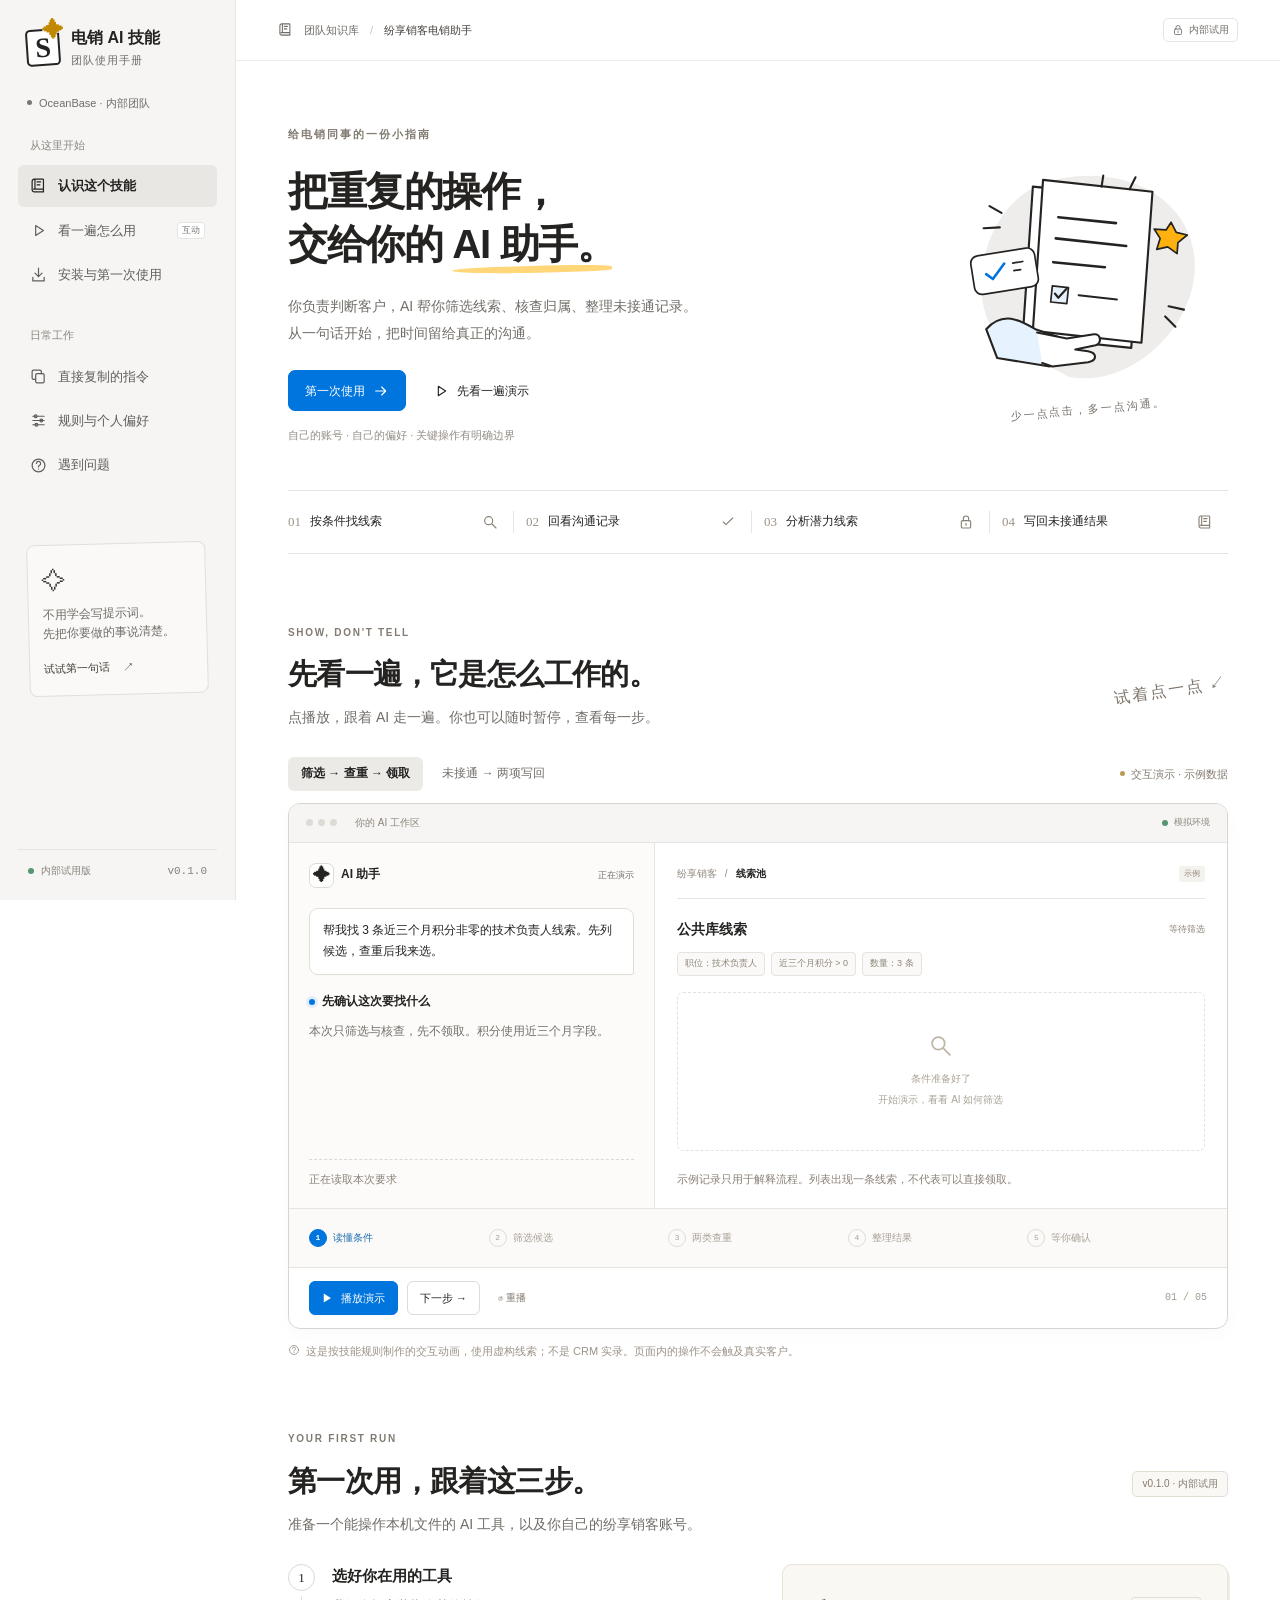
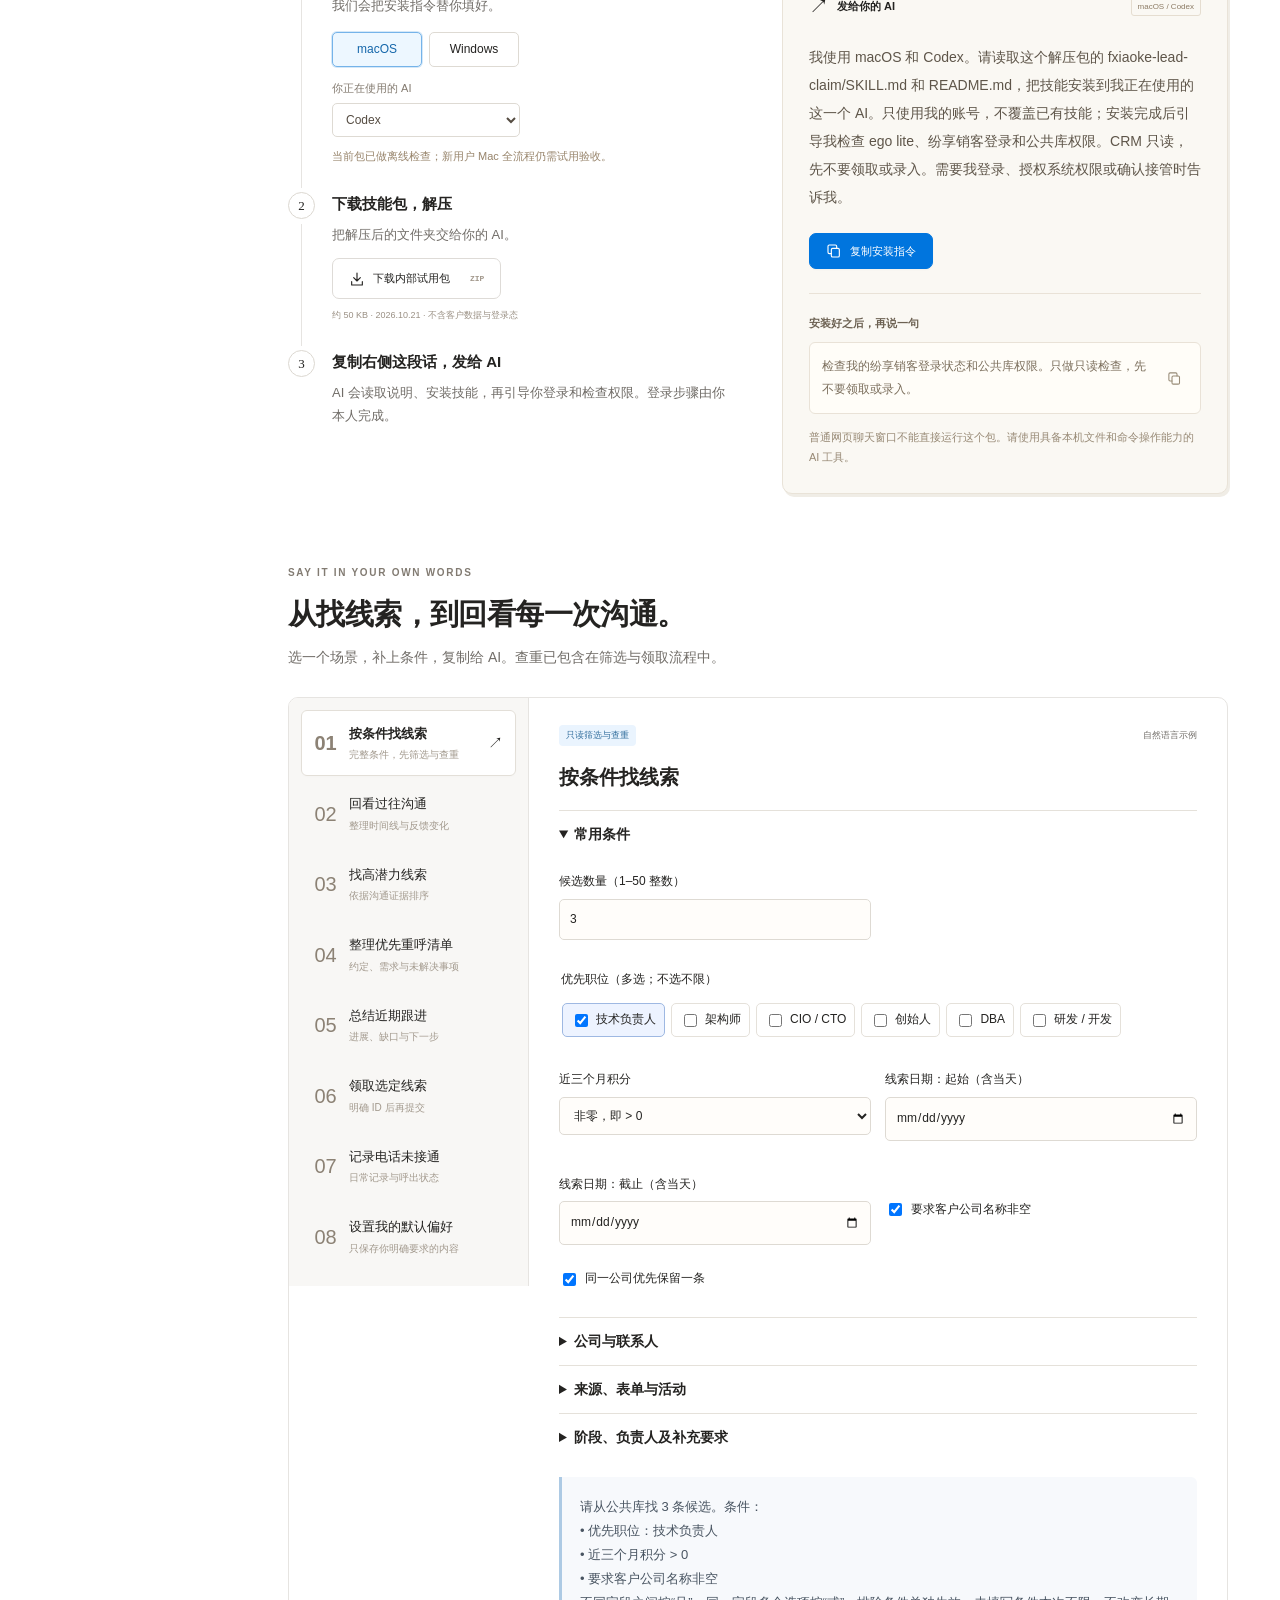
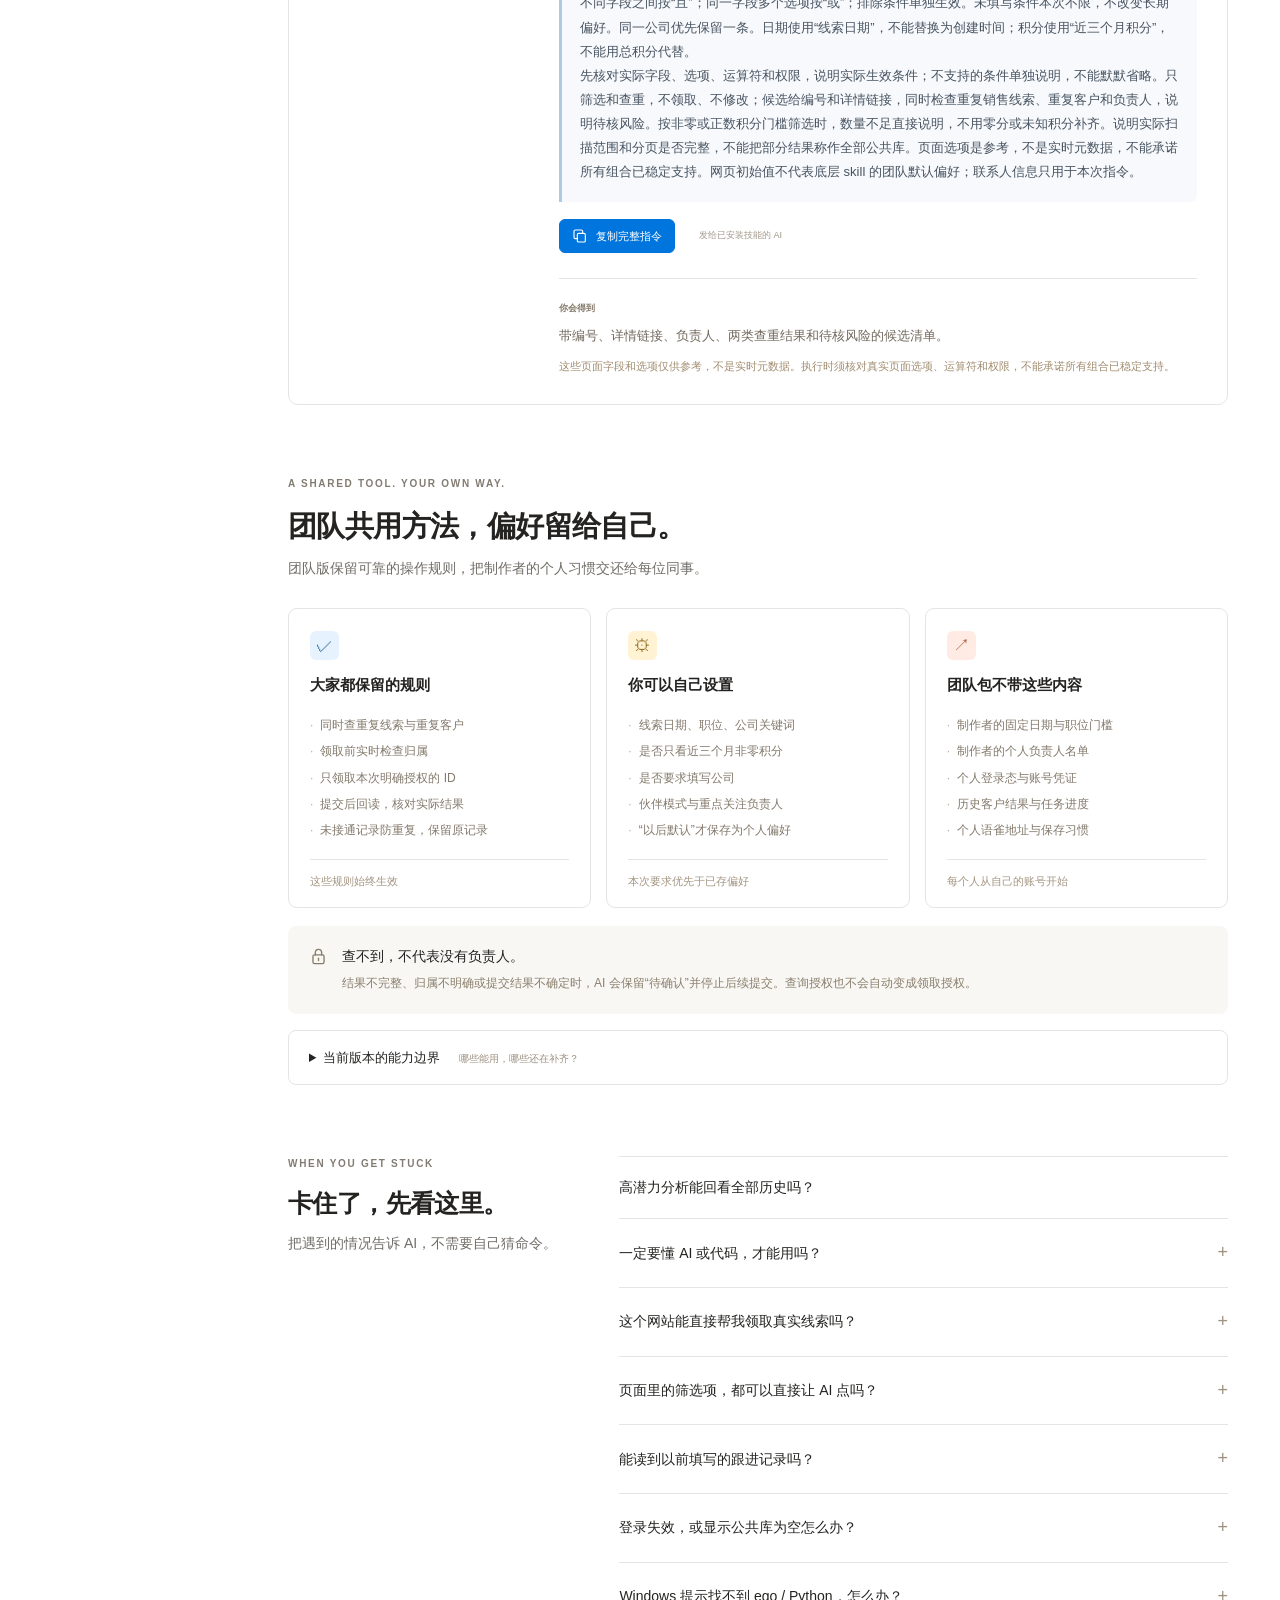
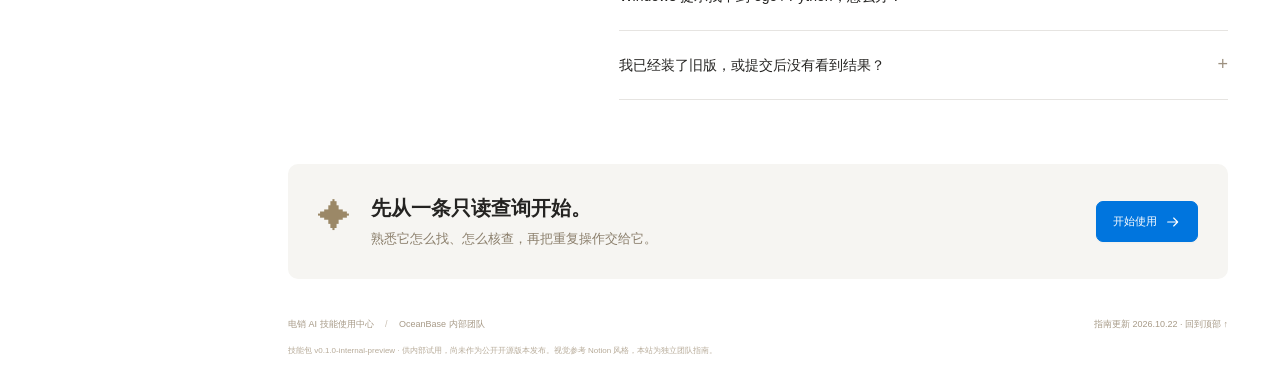
<file: index.html>
<!doctype html>
<html lang="zh-CN">
<head>
  <meta charset="utf-8">
  <meta name="viewport" content="width=device-width, initial-scale=1">
  <meta name="theme-color" content="#f6f5f4">
  <meta name="description" content="给电销同事的 AI 技能使用指南。看懂筛选与查重流程，下载内部试用包，复制一句话开始使用。">
  <title>电销 AI 技能使用中心 · 团队使用指南</title>
  <link rel="icon" href="favicon.svg" type="image/svg+xml">
  <link rel="stylesheet" href="style.css">
  <script src="app.js" type="module"></script>
  <script src="prompts.js" defer></script>
</head>
<body>
  <a class="skip-link" href="#main">跳转到正文</a>
  <svg class="icon-defs" aria-hidden="true" xmlns="http://www.w3.org/2000/svg"><defs>
    <symbol id="i-book" viewBox="0 0 24 24"><path d="M5 3h13a1 1 0 0 1 1 1v17H6a3 3 0 0 1-3-3V6a3 3 0 0 1 3-3Zm0 14h14M7 3v14M10 7h5m-5 4h4"/></symbol>
    <symbol id="i-arrow" viewBox="0 0 24 24"><path d="M4 12h15m-6-6 6 6-6 6"/></symbol>
    <symbol id="i-play" viewBox="0 0 24 24"><path d="m8 5 11 7-11 7Z"/></symbol>
    <symbol id="i-copy" viewBox="0 0 24 24"><rect x="8" y="8" width="12" height="13" rx="2"/><path d="M16 8V5a2 2 0 0 0-2-2H5a2 2 0 0 0-2 2v9a2 2 0 0 0 2 2h3"/></symbol>
    <symbol id="i-download" viewBox="0 0 24 24"><path d="M12 3v12m-5-5 5 5 5-5M4 16v5h16v-5"/></symbol>
    <symbol id="i-check" viewBox="0 0 24 24"><path d="m5 12 4 4L19 6"/></symbol>
    <symbol id="i-search" viewBox="0 0 24 24"><circle cx="10" cy="10" r="6"/><path d="m15 15 6 6"/></symbol>
    <symbol id="i-sliders" viewBox="0 0 24 24"><path d="M4 6h16M4 12h16M4 18h16"/><circle cx="8" cy="6" r="2"/><circle cx="16" cy="12" r="2"/><circle cx="9" cy="18" r="2"/></symbol>
    <symbol id="i-lock" viewBox="0 0 24 24"><rect x="5" y="10" width="14" height="11" rx="2"/><path d="M8 10V7a4 4 0 0 1 8 0v3m-4 4v3"/></symbol>
    <symbol id="i-help" viewBox="0 0 24 24"><circle cx="12" cy="12" r="9"/><path d="M9 9a3 3 0 1 1 4 3c-1 .5-1 1-1 2m0 3h.01"/></symbol>
  </defs></svg>

  <aside class="sidebar">
    <a class="brand" href="#overview"><span class="brand-mark">S<span>✦</span></span><span>电销 AI 技能<span class="brand-sub">团队使用手册</span></span></a>
    <div class="workspace-label"><span class="small-dot"></span> OceanBase · 内部团队</div>
    <nav aria-label="页面导航">
      <span class="nav-label">从这里开始</span>
      <a class="nav-link active" href="#overview"><svg><use href="#i-book"/></svg>认识这个技能</a>
      <a class="nav-link" href="#demo"><svg><use href="#i-play"/></svg>看一遍怎么用<span class="nav-tag">互动</span></a>
      <a class="nav-link" href="#start"><svg><use href="#i-download"/></svg>安装与第一次使用</a>
      <span class="nav-label second-label">日常工作</span>
      <a class="nav-link" href="#prompts"><svg><use href="#i-copy"/></svg>直接复制的指令</a>
      <a class="nav-link" href="#rules"><svg><use href="#i-sliders"/></svg>规则与个人偏好</a>
      <a class="nav-link" href="#faq"><svg><use href="#i-help"/></svg>遇到问题</a>
    </nav>
    <div class="sidebar-note"><span class="note-icon">✧</span><p>不用学会写提示词。<br>先把你要做的事说清楚。</p><a href="#prompts">试试第一句话 <span>↗</span></a></div>
    <div class="sidebar-bottom"><span class="status-dot"></span> 内部试用版 <span class="mono">v0.1.0</span></div>
  </aside>

  <div class="page">
    <header class="topbar"><div class="breadcrumb"><svg><use href="#i-book"/></svg><span>团队知识库</span><span class="slash">/</span><strong>纷享销客电销助手</strong></div><span class="private-badge"><svg><use href="#i-lock"/></svg>内部试用</span></header>
    <main id="main">
      <section id="overview" class="hero section-anchor">
        <div class="hero-copy"><span class="eyebrow">给电销同事的一份小指南</span><h1>把重复的操作，<br>交给你的 <span class="ink-underline">AI 助手。</span></h1><p class="hero-description">你负责判断客户，AI 帮你筛选线索、核查归属、整理未接通记录。<br class="desktop-break">从一句话开始，把时间留给真正的沟通。</p><div class="hero-actions"><a href="#start" class="button primary">第一次使用 <svg><use href="#i-arrow"/></svg></a><a href="#demo" class="button quiet"><svg><use href="#i-play"/></svg>先看一遍演示</a></div><p class="hero-footnote">自己的账号 · 自己的偏好 · 关键操作有明确边界</p></div>
        <div class="hero-art" aria-hidden="true">
          <svg viewBox="0 0 330 290" fill="none" xmlns="http://www.w3.org/2000/svg">
            <path d="M65 225c-49-44-25-158 43-185s165-4 181 76-70 166-147 150" fill="#eeedeb"/>
            <g class="paper-float"><path d="m100 42 128 13-12 177-128-13Z" fill="white" stroke="#242321" stroke-width="2.5" stroke-linejoin="round"/><path d="m112 34 129 14-13 178-128-14Z" fill="white" stroke="#242321" stroke-width="2.5" stroke-linejoin="round"/><path d="m130 78 68 7m-71 18 83 9m-86 19 61 6" stroke="#242321" stroke-width="3" stroke-linecap="round"/><path d="m123 159 19 2-2 19-19-2Z" fill="#e6f3fe" stroke="#242321" stroke-width="2"/><path d="m126 168 4 5 10-11m14 8 45 5" stroke="#242321" stroke-width="2.5" stroke-linecap="round"/><path d="m181 42 2-13m31 16 7-14" stroke="#242321" stroke-width="2.5" stroke-linecap="round"/></g>
            <path d="M45 210c21-23 42-9 58 0l26 9-9 35-62-10Z" fill="#e6f3fe" stroke="#242321" stroke-width="2.5"/><path d="m105 214 35 7 32-5c8-1 10 10 2 13l-24 5 15 2c11 2 11 11 0 13l-42 5-12-4" fill="white" stroke="#242321" stroke-width="2.5" stroke-linecap="round" stroke-linejoin="round"/>
            <g class="spark-float"><path d="m263 84 6 12 13 3-11 9-1 13-11-8-13 3 4-13-7-11 14 1Z" fill="#ffb110" stroke="#242321" stroke-width="2"/></g>
            <path d="m63 73-14-8m12 25-19 1m218 92 18 4m-22 8 12 12" stroke="#242321" stroke-width="2.5" stroke-linecap="round"/>
            <g transform="rotate(-9 65 144)"><rect x="29" y="119" width="76" height="46" rx="9" fill="#fff" stroke="#242321" stroke-width="2"/><path d="m45 142 7 7 16-16" stroke="#0075de" stroke-width="3" stroke-linecap="round" stroke-linejoin="round"/><path d="M78 134h12m-12 9h8" stroke="#242321" stroke-width="2" stroke-linecap="round"/></g>
          </svg><span class="art-caption">少一点点击，多一点沟通。</span>
        </div>
      </section>

      <div class="capability-strip" aria-label="技能的四种工作场景"><a href="#prompts" data-prompt-link="find"><span>01</span> 按条件找线索 <svg><use href="#i-search"/></svg></a><a href="#prompts" data-prompt-link="history"><span>02</span> 回看沟通记录 <svg><use href="#i-check"/></svg></a><a href="#prompts" data-prompt-link="potential"><span>03</span> 分析潜力线索 <svg><use href="#i-lock"/></svg></a><a href="#prompts" data-prompt-link="failed"><span>04</span> 写回未接通结果 <svg><use href="#i-book"/></svg></a></div>

      <section id="demo" class="section-anchor section-block">
        <div class="section-heading"><div><span class="eyebrow">SHOW, DON'T TELL</span><h2>先看一遍，它是怎么工作的。</h2><p>点播放，跟着 AI 走一遍。你也可以随时暂停，查看每一步。</p></div><span class="handwritten">试着点一点 ↙</span></div>
        <div class="demo-tabs" role="tablist" aria-label="演示场景"><button id="tab-find" class="demo-tab selected" role="tab" aria-selected="true" aria-controls="demo-panel" data-demo="find">筛选 → 查重 → 领取</button><button id="tab-failed" class="demo-tab" role="tab" aria-selected="false" aria-controls="demo-panel" data-demo="failed" tabindex="-1">未接通 → 两项写回</button><span class="example-label"><span></span>交互演示 · 示例数据</span></div>
        <div id="demo-panel" class="demo-shell" role="tabpanel" aria-labelledby="tab-find">
          <div class="demo-top"><span class="traffic-lights"><i></i><i></i><i></i></span><span>你的 AI 工作区</span><span class="demo-connection"><span class="status-dot"></span>模拟环境</span></div>
          <div class="demo-body">
            <div class="agent-panel"><div class="panel-label"><span class="agent-avatar">✦</span> AI 助手 <span class="small-muted">正在演示</span></div><div class="user-bubble" id="demo-request"></div><div class="agent-response"><div class="thinking-label"><span class="pulse-dot"></span><span id="demo-phase"></span></div><p id="demo-narration"></p></div><div class="agent-log" id="demo-log"></div><div class="agent-summary" id="demo-summary"></div></div>
            <div class="crm-panel"><div class="mock-breadcrumb"><span>纷享销客</span><span>/</span><strong id="crm-title">线索池</strong><span class="mock-example">示例</span></div><div id="crm-content"></div><div id="demo-note" class="demo-note"></div></div>
          </div>
          <div class="demo-timeline" id="demo-timeline" aria-label="演示步骤"></div>
          <div class="demo-controls"><button id="play-demo" class="button primary small"><span id="play-symbol">▶</span><span id="play-label">播放演示</span></button><button id="next-demo" class="button small plain">下一步 →</button><button id="reset-demo" class="text-button" aria-label="重新开始演示">↺ 重播</button><span class="step-counter" id="step-counter">01 / 05</span></div>
        </div>
        <p class="caption"><svg><use href="#i-help"/></svg>这是按技能规则制作的交互动画，使用虚构线索；不是 CRM 实录。页面内的操作不会触及真实客户。</p>
      </section>

      <section id="start" class="section-anchor section-block">
        <div class="section-heading"><div><span class="eyebrow">YOUR FIRST RUN</span><h2>第一次用，跟着这三步。</h2><p>准备一个能操作本机文件的 AI 工具，以及你自己的纷享销客账号。</p></div><span class="version-badge">v0.1.0 · 内部试用</span></div>
        <div class="install-layout"><div class="install-steps">
          <div class="install-step"><span class="step-number">1</span><div><h3>选好你在用的工具</h3><p>我们会把安装指令替你填好。</p><div class="choice-row" role="group" aria-label="电脑系统"><button class="os-choice selected" data-os="mac" aria-pressed="true">macOS</button><button class="os-choice" data-os="windows" aria-pressed="false">Windows</button></div><label for="agent-select" class="field-label">你正在使用的 AI</label><select id="agent-select"><option value="codex">Codex</option><option value="qoder">Qoder</option><option value="claude">Claude Code</option><option value="pi">Pi</option></select><p class="platform-note" id="platform-note">当前包已做离线检查；新用户 Mac 全流程仍需试用验收。</p></div></div>
          <div class="install-step"><span class="step-number">2</span><div><h3>下载技能包，解压</h3><p>把解压后的文件夹交给你的 AI。</p><a class="button plain download-button" href="downloads/fxiaoke-team-20261021.zip" download><svg><use href="#i-download"/></svg>下载内部试用包 <span>ZIP</span></a><span class="download-meta">约 50 KB · 2026.10.21 · 不含客户数据与登录态</span></div></div>
          <div class="install-step"><span class="step-number">3</span><div><h3>复制右侧这段话，发给 AI</h3><p>AI 会读取说明、安装技能，再引导你登录和检查权限。登录步骤由你本人完成。</p></div></div>
        </div><div class="install-note"><div class="note-heading"><span>↗</span><strong>发给你的 AI</strong><span class="mini-badge" id="install-target">macOS / Codex</span></div><p id="install-prompt"></p><button id="copy-install" class="button primary"><svg><use href="#i-copy"/></svg>复制安装指令</button><div class="note-divider"></div><h4>安装好之后，再说一句</h4><div class="first-prompt"><p>检查我的纷享销客登录状态和公共库权限。只做只读检查，先不要领取或录入。</p><button class="icon-button" data-copy="检查我的纷享销客登录状态和公共库权限。只做只读检查，先不要领取或录入。" aria-label="复制首次检查指令"><svg><use href="#i-copy"/></svg></button></div><p class="small-muted">普通网页聊天窗口不能直接运行这个包。请使用具备本机文件和命令操作能力的 AI 工具。</p></div></div>
      </section>

      <section id="prompts" class="section-anchor section-block">
        <div class="section-heading"><div><span class="eyebrow">SAY IT IN YOUR OWN WORDS</span><h2>从找线索，到回看每一次沟通。</h2><p>选一个场景，补上条件，复制给 AI。查重已包含在筛选与领取流程中。</p></div></div>
        <div class="prompt-workbench"><div class="prompt-menu" role="tablist" aria-label="指令场景" aria-orientation="vertical">
<button id="prompt-tab-find" class="prompt-option" data-prompt="find" role="tab" aria-controls="prompt-panel" aria-selected="false" tabindex="-1"><span>01</span><span>按条件找线索<small>完整条件，先筛选与查重</small></span><b>↗</b></button><button id="prompt-tab-history" class="prompt-option" data-prompt="history" role="tab" aria-controls="prompt-panel" aria-selected="false" tabindex="-1"><span>02</span><span>回看过往沟通<small>整理时间线与反馈变化</small></span><b>↗</b></button><button id="prompt-tab-potential" class="prompt-option" data-prompt="potential" role="tab" aria-controls="prompt-panel" aria-selected="false" tabindex="-1"><span>03</span><span>找高潜力线索<small>依据沟通证据排序</small></span><b>↗</b></button><button id="prompt-tab-recall" class="prompt-option" data-prompt="recall" role="tab" aria-controls="prompt-panel" aria-selected="false" tabindex="-1"><span>04</span><span>整理优先重呼清单<small>约定、需求与未解决事项</small></span><b>↗</b></button><button id="prompt-tab-summary" class="prompt-option" data-prompt="summary" role="tab" aria-controls="prompt-panel" aria-selected="false" tabindex="-1"><span>05</span><span>总结近期跟进<small>进展、缺口与下一步</small></span><b>↗</b></button><button id="prompt-tab-claim" class="prompt-option" data-prompt="claim" role="tab" aria-controls="prompt-panel" aria-selected="false" tabindex="-1"><span>06</span><span>领取选定线索<small>明确 ID 后再提交</small></span><b>↗</b></button><button id="prompt-tab-failed" class="prompt-option" data-prompt="failed" role="tab" aria-controls="prompt-panel" aria-selected="false" tabindex="-1"><span>07</span><span>记录电话未接通<small>日常记录与呼出状态</small></span><b>↗</b></button><button id="prompt-tab-preferences" class="prompt-option" data-prompt="preferences" role="tab" aria-controls="prompt-panel" aria-selected="false" tabindex="-1"><span>08</span><span>设置我的默认偏好<small>只保存你明确要求的内容</small></span><b>↗</b></button>        </div><div id="prompt-panel" class="prompt-detail" role="tabpanel" aria-labelledby="prompt-tab-find"><div class="prompt-detail-top"><span id="prompt-category" class="tag blue">只读查询</span><span class="small-muted">自然语言示例</span></div><h3 id="prompt-title"></h3><div id="prompt-fields"></div><p id="prompt-error" role="alert"></p><blockquote id="prompt-text" tabindex="0"></blockquote><div class="prompt-detail-actions"><button id="copy-prompt" class="button primary small"><svg><use href="#i-copy"/></svg>复制完整指令</button><span class="copy-hint">发给已安装技能的 AI</span></div><div class="expected-result"><span>你会得到</span><p id="prompt-result"></p></div><p id="prompt-boundary" class="prompt-boundary"></p></div></div>
      </section>

      <section id="rules" class="section-anchor section-block">
        <div class="section-heading"><div><span class="eyebrow">A SHARED TOOL. YOUR OWN WAY.</span><h2>团队共用方法，偏好留给自己。</h2><p>团队版保留可靠的操作规则，把制作者的个人习惯交还给每位同事。</p></div></div>
        <div class="rules-grid"><article class="rule-card"><span class="rule-icon blue">✓</span><h3>大家都保留的规则</h3><ul><li>同时查重复线索与重复客户</li><li>领取前实时检查归属</li><li>只领取本次明确授权的 ID</li><li>提交后回读，核对实际结果</li><li>未接通记录防重复，保留原记录</li></ul><span class="rule-foot">这些规则始终生效</span></article><article class="rule-card"><span class="rule-icon yellow">⚙</span><h3>你可以自己设置</h3><ul><li>线索日期、职位、公司关键词</li><li>是否只看近三个月非零积分</li><li>是否要求填写公司</li><li>伙伴模式与重点关注负责人</li><li>“以后默认”才保存为个人偏好</li></ul><span class="rule-foot">本次要求优先于已存偏好</span></article><article class="rule-card"><span class="rule-icon peach">↗</span><h3>团队包不带这些内容</h3><ul><li>制作者的固定日期与职位门槛</li><li>制作者的个人负责人名单</li><li>个人登录态与账号凭证</li><li>历史客户结果与任务进度</li><li>个人语雀地址与保存习惯</li></ul><span class="rule-foot">每个人从自己的账号开始</span></article></div>
        <div class="boundary-note"><svg><use href="#i-lock"/></svg><div><strong>查不到，不代表没有负责人。</strong><p>结果不完整、归属不明确或提交结果不确定时，AI 会保留“待确认”并停止后续提交。查询授权也不会自动变成领取授权。</p></div></div>
        <details class="capability-details"><summary>当前版本的能力边界 <span>哪些能用，哪些还在补齐？</span></summary><div class="table-scroll"><table class="capability-table"><thead><tr><th>功能</th><th>当前情况</th><th>说明</th></tr></thead><tbody><tr><td>条件查询、基础详情、两类查重</td><td><span class="tag blue">已封装</span></td><td>仍需本人的登录态和公共库权限</td></tr><tr><td>指定 ID 领取、未接通两项写回</td><td><span class="tag blue">已封装</span></td><td>明确授权后执行；提交后回读验证</td></tr><tr><td>页面上的复杂筛选组合</td><td><span class="tag yellow">需现场核验</span></td><td>AI 可按页面操作，未逐一验证所有控件和组合</td></tr><tr><td>最新跟进摘要</td><td><span class="tag blue">可读取</span></td><td>不等于完整的历史动态</td></tr><tr><td>完整历史、任意字段修改、退回与删除</td><td><span class="tag neutral">未实现</span></td><td>当前包未提供这些通用能力</td></tr><tr><td>Windows 新用户全流程</td><td><span class="tag yellow">真机待验证</span></td><td>已做兼容处理与离线检查，仍需实际安装验收</td></tr></tbody></table></div><p class="validation-note">现有技能包验证：32 项 Python 测试、8 个领取场景、15 个未接通场景及 7 项精确匹配检查，均使用模拟数据。它们不代表新用户环境的 CRM 全流程验收。</p></details>
      </section>

      <section id="faq" class="section-anchor section-block faq-section"><div class="section-heading"><div><span class="eyebrow">WHEN YOU GET STUCK</span><h2>卡住了，先看这里。</h2><p>把遇到的情况告诉 AI，不需要自己猜命令。</p></div></div><div class="faq-list"><details><summary>高潜力分析能回看全部历史吗？</summary><p>当前底层 skill 可直接读取基本详情和最新跟进摘要，通用完整历史动态读取尚未实现。全量分析需要可读的完整历史，或你提供导出表、沟通记录和纪要。只有部分材料时，只能做“基于可见记录的局部分析”，并说明来源、日期、覆盖条数、分页及缺失范围。</p></details>
        <details><summary>一定要懂 AI 或代码，才能用吗？<span>+</span></summary><p>日常使用不用写代码。下载解压后，把安装指令和文件夹交给具备本机操作能力的 AI。安装时需要你本人完成登录或系统授权，之后用自然语言说明条件即可。</p></details>
        <details><summary>这个网站能直接帮我领取真实线索吗？<span>+</span></summary><p>网站负责展示和提供使用指令。真实查询、领取、录入由你本机的 AI 通过 ego lite，在你自己的纷享销客账号下执行。这里的交互演示全部使用示例数据。</p></details>
        <details><summary>页面里的筛选项，都可以直接让 AI 点吗？<span>+</span></summary><p>可以把想要的筛选条件直接说出来。日期、职位、公司和近三个月积分等已有查询支持；来源、表单类型、负责人等复杂页面条件，需要 AI 查看当时页面，再确认控件和选项。当前版本没有逐一测试所有筛选组合，不能保证每项都已稳定支持。</p></details>
        <details><summary>能读到以前填写的跟进记录吗？<span>+</span></summary><p>当前可读取基础详情和最新跟进摘要。未接通任务会读取相关日常记录来防止重复发布，但通用的完整历史动态读取尚未实现。请让 AI 明确写出此次读取的范围，不把最新摘要当作全部历史。</p></details>
        <details><summary>登录失效，或显示公共库为空怎么办？<span>+</span></summary><p>先让 AI 检查登录和公共库权限。登录失效时，由你本人在 ego lite 完成登录；权限不明时先核实。空结果也可能来自条件过窄或读取不完整，不能直接当作“没有线索”。</p></details>
        <details><summary>Windows 提示找不到 ego / Python，怎么办？<span>+</span></summary><p>告诉 AI“检查我的 Python 和 ego lite 可执行入口，不要修改账号配置”。安装器会检查已有环境；当前 Windows 包要求可直接执行的 ego .exe 入口。仅有 .cmd/.bat 或兼容性问题时，停止并将错误原文反馈维护者。Windows 真机验收仍待完成。</p></details>
        <details><summary>我已经装了旧版，或提交后没有看到结果？<span>+</span></summary><p>已有技能时先比较与备份，安装器不会强行覆盖。提交结果不明确时先查实际记录，不要重复点击，也不要删除进度文件来重试。把原始报错和发生步骤发给 AI，继续核实同一笔任务。</p></details>
      </div></section>

      <div class="closing-note"><span class="closing-star">✦</span><div><h2>先从一条只读查询开始。</h2><p>熟悉它怎么找、怎么核查，再把重复操作交给它。</p></div><a href="#start" class="button primary">开始使用 <svg><use href="#i-arrow"/></svg></a></div>
      <footer><span>电销 AI 技能使用中心 <span class="footer-divider">/</span> OceanBase 内部团队</span><span>指南更新 2026.10.22 · <a href="#overview">回到顶部 ↑</a></span><p>技能包 v0.1.0-internal-preview · 供内部试用，尚未作为公开开源版本发布。视觉参考 Notion 风格，本站为独立团队指南。</p></footer>
    </main>
  </div>
  <div id="toast" class="toast" role="status" aria-live="polite"></div>
</body>
</html>
</file>
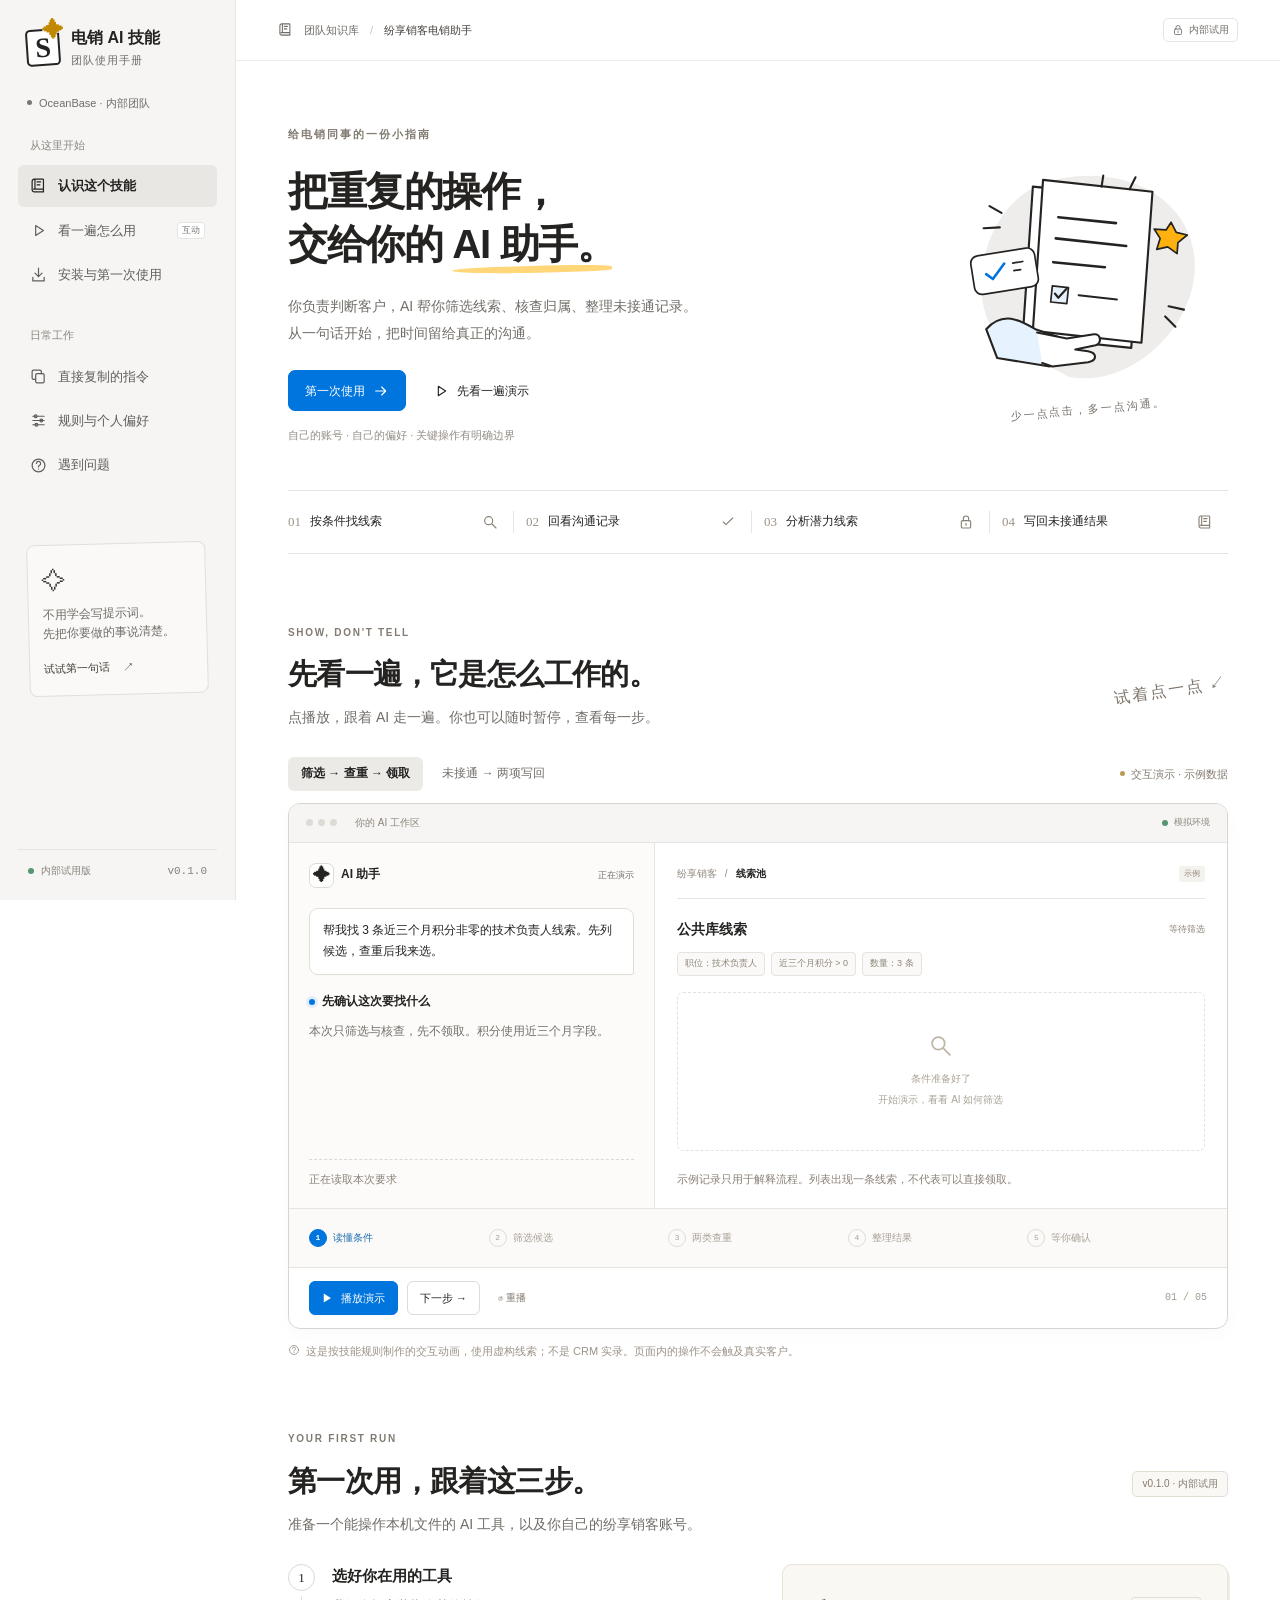
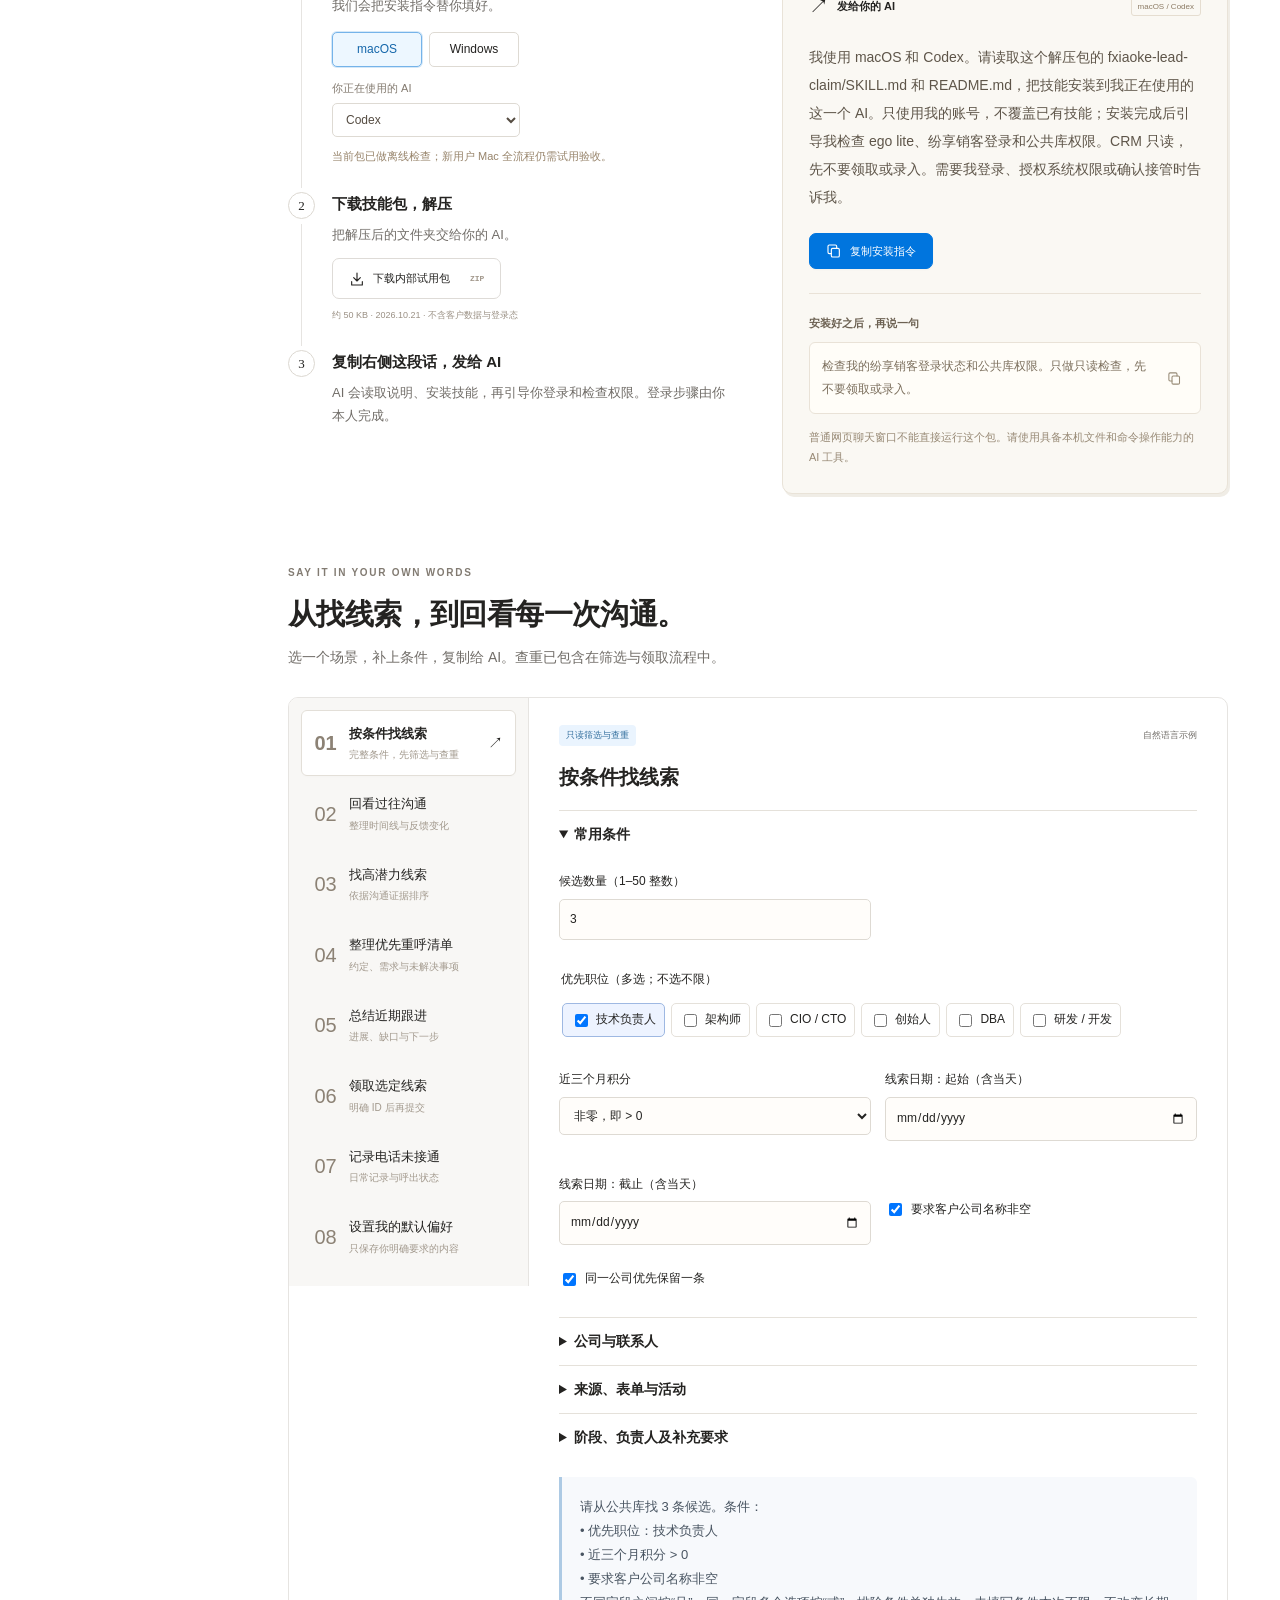
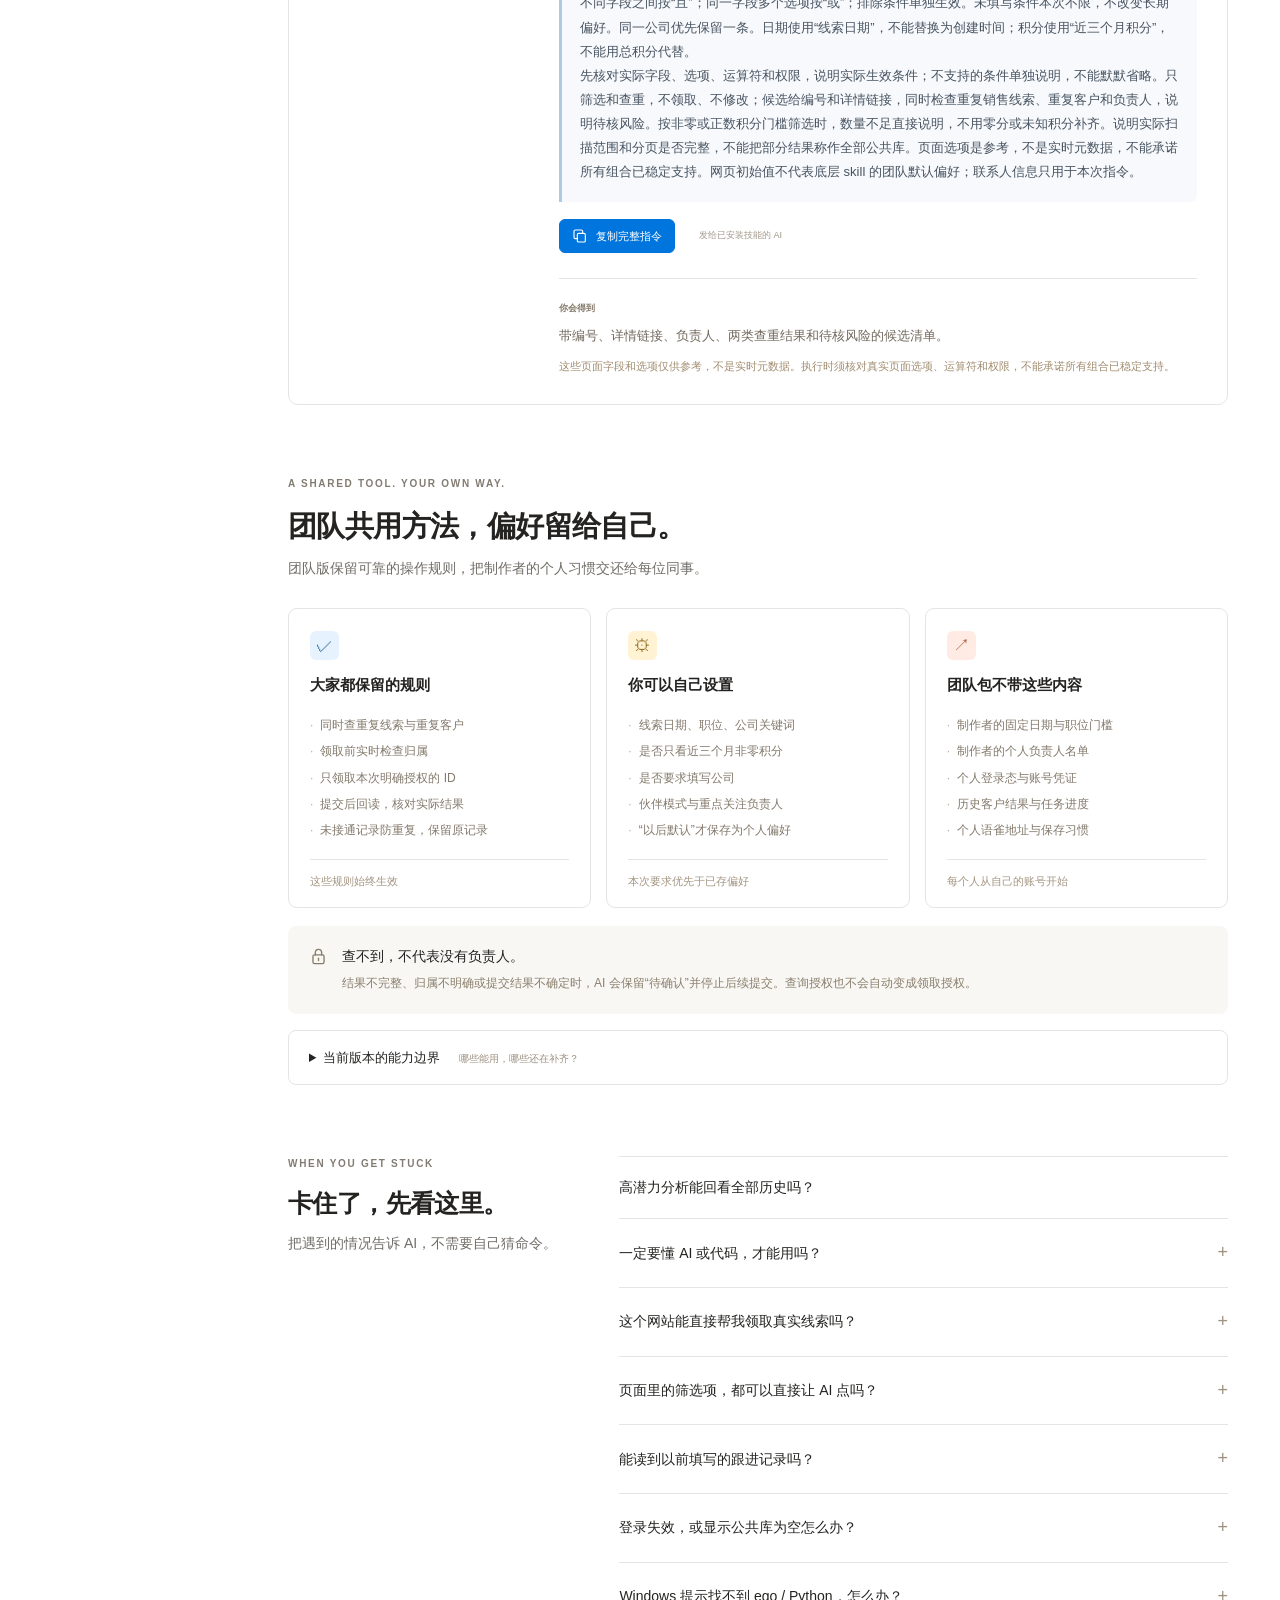
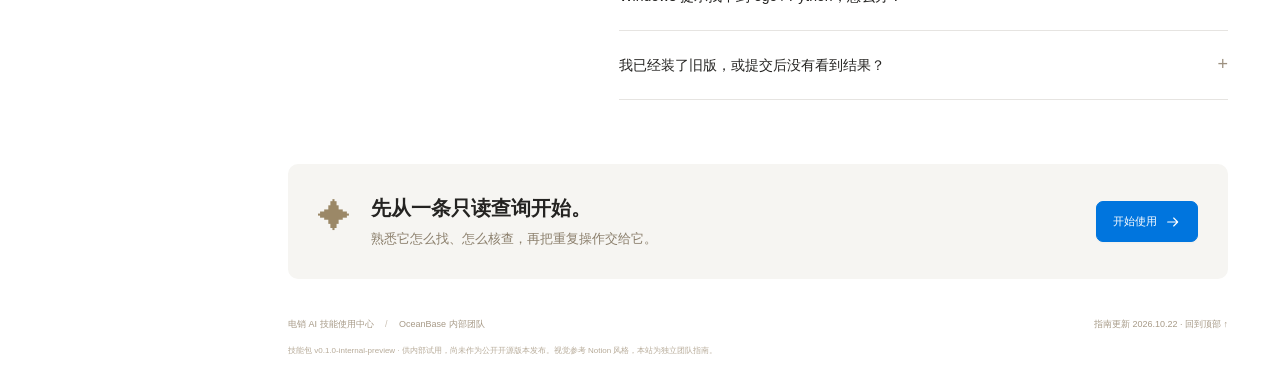
<file: offline.html>
<!doctype html>
<html lang="zh-CN">
<head>
  <meta charset="utf-8">
  <meta name="viewport" content="width=device-width, initial-scale=1">
  <meta name="theme-color" content="#f6f5f4">
  <meta name="description" content="给电销同事的 AI 技能使用指南。看懂筛选与查重流程，下载内部试用包，复制一句话开始使用。">
  <title>电销 AI 技能使用中心 · 团队使用指南</title>
  <link rel="icon" href="favicon.svg" type="image/svg+xml">
  <style>@charset "UTF-8";
:root{--paper:#f6f5f4;--white:#fff;--ink:#242321;--muted:#716d68;--line:#e6e4e1;--blue:#0075de;--blue-pale:#e6f3fe;--yellow:#fff3d3;--peach:#ffebe4;--green:#377a56;--radius:12px;--sidebar:236px}
*{box-sizing:border-box}html{scroll-behavior:smooth;scroll-padding-top:84px}body{margin:0;background:#fff;color:var(--ink);font-family:-apple-system,BlinkMacSystemFont,"Segoe UI","PingFang SC","Hiragino Sans GB","Microsoft YaHei",sans-serif;font-size:14px;line-height:1.65}button,input,select{font:inherit}button,a,input,select,summary{-webkit-tap-highlight-color:transparent}button,a{touch-action:manipulation}button{cursor:pointer}button{color:inherit}a{color:inherit;text-decoration:none}button{background:none;border:0}button:disabled{cursor:default;opacity:.4}button:focus-visible,a:focus-visible,summary:focus-visible,select:focus-visible,input:focus-visible{outline:3px solid #74b9fa;outline-offset:4px}button,a,input,select{transition:background .18s,color .18s,border-color .18s,box-shadow .18s}svg{width:20px;height:20px;stroke:currentColor;fill:none;stroke-width:1.7;stroke-linecap:round;stroke-linejoin:round;flex-shrink:0}.icon-defs{position:absolute;width:0;height:0;overflow:hidden}h1,h2,h3,h4,p{margin:0}button svg,a svg{vertical-align:middle}h2{font-size:29px;letter-spacing:-.6px;line-height:1.4;font-weight:720}h3{font-size:17px;font-weight:650;line-height:1.5}h4{font-size:14px;font-weight:650}::selection{background:#cce8ff}.skip-link{position:fixed;left:20px;top:-60px;z-index:10;padding:12px;background:var(--ink);color:#fff}.skip-link:focus{top:10px}.mono{font-family:ui-monospace,SFMono-Regular,monospace;font-size:11px}.small-muted{color:var(--muted);font-size:12px}
.sidebar{width:var(--sidebar);position:fixed;inset:0 auto 0 0;background:var(--paper);border-right:1px solid var(--line);padding:27px 18px 20px;display:flex;flex-direction:column;z-index:5}.brand{display:flex;align-items:center;gap:11px;padding:0 8px;font-size:16px;font-weight:680;line-height:1.4}.brand-sub{font-size:11px;font-weight:400;color:var(--muted);display:block;letter-spacing:1px;margin-top:4px}.brand-mark{display:grid;place-items:center;position:relative;width:34px;height:37px;border:2px solid var(--ink);border-radius:5px;background:#fff;font-family:Georgia,serif;font-size:28px;font-weight:700;transform:rotate(-4deg);line-height:1}.brand-mark>span{position:absolute;font-size:21px;right:-7px;top:-10px;color:#c28800;text-shadow:0 1px #fff}.workspace-label{font-size:11px;color:var(--muted);padding:25px 9px 24px;display:flex;align-items:center;gap:7px}.small-dot{height:5px;width:5px;border-radius:50%;background:#777}.nav-label{display:block;font-size:11px;color:#8b867f;padding:0 12px 8px}.second-label{padding-top:28px}.nav-link{display:flex;align-items:center;gap:11px;padding:10px 12px;margin:3px 0;border-radius:6px;font-size:13px;color:#615d59}.nav-link svg{width:17px;height:17px}.nav-link:hover{background:#eeece9}.nav-link.active{background:#e9e7e3;color:var(--ink);font-weight:600}.nav-tag{font-size:9px;background:white;border:1px solid var(--line);padding:0 4px;border-radius:4px;margin-left:auto;color:#777}.sidebar-note{margin:54px 10px 25px;padding:16px 14px;border:1px solid #e2dfd9;border-radius:8px;transform:rotate(-1.5deg);color:#716d68;font-size:12px;background:#faf9f7}.note-icon{font-size:24px;color:#37332d}.sidebar-note p{margin:4px 0 15px}.sidebar-note a{font-size:11px;color:#45413b}.sidebar-note a span{margin-left:10px}.sidebar-bottom{display:flex;gap:7px;align-items:center;margin-top:auto;padding:12px 10px 0;color:#888178;font-size:10px;border-top:1px solid var(--line)}.sidebar-bottom .mono{margin-left:auto}.status-dot{height:6px;width:6px;border-radius:50%;background:#589672;display:inline-block}.page{margin-left:var(--sidebar)}.topbar{height:61px;border-bottom:1px solid #eeece9;display:flex;align-items:center;justify-content:space-between;padding:0 42px;position:sticky;top:0;z-index:4;background:rgba(255,255,255,.94);backdrop-filter:blur(16px)}.breadcrumb{display:flex;align-items:center;gap:11px;font-size:11px;color:var(--muted)}.breadcrumb svg{width:15px;height:15px}.breadcrumb strong{font-weight:400;color:#45413d}.slash{color:#c6c0b9}.private-badge{font-size:10px;color:#726e68;border:1px solid var(--line);display:flex;align-items:center;gap:5px;border-radius:5px;padding:3px 8px}.private-badge svg{height:12px;width:12px}main{max-width:1268px;padding:0 52px;margin:auto}.section-anchor{scroll-margin-top:80px}.hero{min-height:395px;padding:64px 0 46px;display:grid;grid-template-columns:1fr 280px;align-items:center;gap:30px}.eyebrow{font-size:10px;letter-spacing:1.7px;color:#827b72;display:block;font-weight:600;margin-bottom:13px}.hero .eyebrow{font-size:11px;letter-spacing:2px;margin-bottom:22px}h1{font-size:clamp(32px,3.15vw,48px);line-height:1.3;letter-spacing:-1.4px;font-weight:760}.ink-underline{position:relative;white-space:nowrap}.ink-underline:after{content:"";position:absolute;left:0;bottom:-6px;width:98%;height:7px;background:#ffd678;border-radius:40% 50% 30% 80%;transform:rotate(-1.7deg);z-index:-1}.hero-description{font-size:13px;line-height:1.9;color:var(--muted);margin-top:23px}.hero-actions{display:flex;align-items:center;gap:10px;margin:24px 0 15px}.button{display:inline-flex;align-items:center;justify-content:center;gap:8px;min-height:41px;padding:9px 16px;border-radius:7px;font-size:12px;line-height:1.5;font-weight:550;white-space:nowrap;border:1px solid transparent}.button svg{height:16px;width:16px}.button.primary{background:var(--blue);color:#fff;border-color:var(--blue);box-shadow:0 1px 2px #00000008}.button.primary:hover{background:#0065c2;border-color:#0065c2}.button.quiet:hover{background:var(--paper)}.button.plain{background:#fff;border-color:#dedbd7}.button.plain:hover{background:var(--paper)}.button.small{min-height:34px;padding:7px 12px;font-size:11px;border-radius:6px}.hero-footnote{font-size:10px;color:#928b83}.hero-art{text-align:center;position:relative}.hero-art>svg{width:100%;height:auto;stroke:none}.art-caption{display:block;font-size:11px;font-family:"Kaiti SC",KaiTi,serif;letter-spacing:2px;transform:rotate(-5deg);color:#777068;margin-top:-4px}.paper-float{animation:paperFloat 5s ease-in-out infinite}.spark-float{animation:sparkFloat 4s ease-in-out infinite;transform-origin:265px 102px}.capability-strip{display:grid;grid-template-columns:repeat(4,1fr);border-top:1px solid var(--line);border-bottom:1px solid var(--line);padding:20px 0;gap:12px}.capability-strip a{display:flex;align-items:center;gap:9px;font-size:11px;border-right:1px solid var(--line)}.capability-strip a:last-child{border:0}.capability-strip span{font-family:Georgia,serif;font-size:13px;color:#9c9387}.capability-strip svg{height:16px;width:16px;margin-left:auto;margin-right:15px;color:#8a8176}.capability-strip a:hover{color:var(--blue)}.section-block{padding-top:71px}.section-heading{display:flex;align-items:center;justify-content:space-between;gap:20px;margin-bottom:27px}.section-heading p{font-size:12px;color:var(--muted);margin-top:10px;line-height:1.8}.handwritten{font-family:"Kaiti SC",KaiTi,serif;font-size:16px;letter-spacing:2px;transform:rotate(-9deg);margin-top:25px;color:#7c7368}.demo-tabs{display:flex;align-items:center;gap:6px;margin-bottom:12px}.demo-tab{border-radius:6px;padding:7px 13px;font-size:11px;color:var(--muted)}.demo-tab.selected{background:#eceae7;color:var(--ink);font-weight:600}.demo-tab:hover{background:var(--paper)}.example-label{margin-left:auto;font-size:10px;color:#857c71;display:flex;align-items:center;gap:6px}.example-label>span{width:5px;height:5px;background:#bd9b53;border-radius:50%}.demo-shell{border:1px solid #d8d5d0;border-radius:12px;overflow:hidden;box-shadow:0 5px 20px #24232106}.demo-top{height:39px;display:flex;align-items:center;gap:18px;padding:0 17px;background:#f6f5f3;border-bottom:1px solid var(--line);font-size:10px;color:#8c857b}.traffic-lights{display:flex;gap:5px}.traffic-lights i{width:7px;height:7px;border-radius:50%;background:#dedbd6}.demo-connection{margin-left:auto;display:flex;align-items:center;gap:6px;font-size:9px}.demo-body{display:grid;grid-template-columns:39% 61%;min-height:365px}.agent-panel{padding:20px;border-right:1px solid var(--line);background:#fcfbfa;display:flex;flex-direction:column}.panel-label{display:flex;align-items:center;gap:7px;font-size:11px;font-weight:600}.panel-label .small-muted{margin-left:auto;font-size:9px;font-weight:400}.agent-avatar{font-size:17px;width:25px;height:25px;border:1px solid #dedbd5;border-radius:7px;background:#fff;text-align:center;line-height:24px}.user-bubble{font-size:11px;line-height:1.8;margin:20px 0 17px;padding:11px 13px;border:1px solid #e1ded8;background:#fff;border-radius:9px 9px 2px 9px;box-shadow:0 1px 2px #00000003}.thinking-label{font-size:10px;font-weight:600;display:flex;align-items:center;gap:7px}.pulse-dot{width:6px;height:6px;background:var(--blue);border-radius:50%;box-shadow:0 0 0 3px #e0edfb}.is-playing .pulse-dot{animation:pulse 1.6s ease-in-out infinite}.agent-response>p{font-size:11px;line-height:1.8;color:#75706a;margin:9px 0 0;min-height:40px}.agent-log{display:flex;flex-direction:column;gap:7px;margin-top:16px;flex:1;font-size:10px;color:#777168;min-height:52px}.log-row{display:flex;align-items:center;gap:7px;animation:fadeUp .3s ease}.log-check{color:#4d8663;font-size:12px}.agent-summary{font-size:10px;border-top:1px dashed #ddd8d0;padding-top:10px;margin-top:16px;color:#8b8176}.crm-panel{padding:23px 22px 19px;display:flex;flex-direction:column;min-width:0;background:#fff}.mock-breadcrumb{display:flex;align-items:center;gap:8px;font-size:10px;color:#90877b;padding-bottom:16px;border-bottom:1px solid var(--line);margin-bottom:19px}.mock-breadcrumb strong{color:var(--ink);font-weight:600}.mock-example{margin-left:auto;background:#f4f2ed;border-radius:3px;padding:1px 5px;font-size:8px}.mock-title{display:flex;justify-content:space-between;align-items:center;margin-bottom:11px}.mock-title h4{font-size:14px}.mock-title>span{color:#8b8378;font-size:9px}.filter-chips{display:flex;flex-wrap:wrap;gap:6px;margin-bottom:16px;min-height:24px}.filter-chip{font-size:9px;border:1px solid #e7e3dd;padding:3px 7px;border-radius:4px;color:#8d857a;background:#faf9f7}.filter-chip.enabled{color:#36678e;background:#eef7ff;border-color:#cce3f6;animation:fadeUp .35s}.lead-table{width:100%;border-collapse:collapse;table-layout:fixed;font-size:10px}.lead-table th{background:#f7f6f4;color:#938b80;font-weight:400;font-size:9px;text-align:left;padding:9px 8px;border-top:1px solid var(--line);border-bottom:1px solid var(--line)}.lead-table td{padding:13px 8px;border-bottom:1px solid #efede9;vertical-align:middle;animation:fadeUp .3s}.lead-table th:nth-child(1){width:33%}.lead-table th:nth-child(2){width:18%}.lead-table th:nth-child(3){width:19%}.lead-table th:nth-child(4){width:30%}.lead-name{font-weight:550;display:block}.lead-id{font-size:8px;display:block;color:#aaa093;margin-top:3px}.lead-table tr.accepted{background:#f3faf5}.lead-table tr.skipped{color:#9c968e}.lead-status{font-size:9px;display:inline-flex;border-radius:4px;line-height:1.4;padding:3px 5px;background:#f4f2ef;color:#8d8478;white-space:nowrap}.lead-status.good{background:#e6f2e9;color:#437554}.lead-status.warn{background:#fff2d5;color:#986e21}.lead-status.skip{background:#f1efec;color:#8f867b}.empty-table{text-align:center;color:#aaa295;font-size:10px;padding:40px 0;line-height:2.1;border:1px dashed #e5e1da;border-radius:6px}.empty-table svg{width:25px;height:25px;display:block;margin:0 auto 10px;color:#c0b6a7}.demo-note{margin-top:auto;padding-top:15px;font-size:10px;color:#8b8176;line-height:1.7}.demo-note strong{font-weight:500;color:#4a7a5a}.confirm-demo{font-size:10px;margin-top:11px;display:flex;width:100%;justify-content:space-between;align-items:center;background:#eaf5ff;border:1px solid #b9d9f7;border-radius:5px;padding:7px 10px;color:#1768ad}.confirm-demo:hover{background:#dcefff}.demo-timeline{display:grid;grid-template-columns:repeat(5,1fr);gap:0;border-top:1px solid var(--line);background:#fbfaf8;padding:13px 20px}.timeline-step{font-size:9px;color:#a8a096;text-align:left;display:flex;gap:6px;align-items:center;position:relative;line-height:1.4;padding:7px 0}.timeline-step span{height:18px;min-width:18px;display:inline-flex;align-items:center;justify-content:center;border-radius:50%;border:1px solid #e0dcd5;font-family:ui-monospace,monospace;font-size:8px;background:#fbfaf8;z-index:1}.timeline-step.active{color:#1b6caf;font-weight:550}.timeline-step.active span{border-color:var(--blue);background:var(--blue);color:#fff}.timeline-step.done{color:#6c8071}.timeline-step.done span{border-color:#bdd5c4;background:#eef6f0;color:#588165}.demo-controls{padding:13px 20px;border-top:1px solid var(--line);display:flex;align-items:center;gap:9px}.text-button{font-size:10px;color:#81796e;padding:8px 9px;border-radius:4px}.text-button:hover{background:var(--paper)}.step-counter{margin-left:auto;color:#a49a8e;font-family:ui-monospace,monospace;font-size:10px}.caption{font-size:10px;color:#9b9388;margin:13px 0 0;display:flex;align-items:flex-start;gap:6px;line-height:1.7}.caption svg{width:12px;height:12px;margin-top:2px}.record-card{border:1px solid var(--line);border-radius:7px;margin:10px 0 12px;overflow:hidden}.record-card>div{padding:10px 12px;font-size:10px;display:flex;justify-content:space-between;gap:16px;border-bottom:1px solid #eeeae5}.record-card>div:last-child{border:0}.record-card>div>span:first-child{color:#8e8579;flex-shrink:0}.record-card>div>span:last-child{text-align:right}.record-highlight{color:#2f8157;background:#edf8f0}.history-entry{border-left:2px solid #d7e8db;padding:6px 12px;font-size:10px;line-height:1.8;color:#776f64;margin-top:12px}.history-entry strong{color:#35784f;display:block;font-size:10px}.history-placeholder{font-size:10px;color:#aaa093;padding:8px 0}
.version-badge{font-size:10px;color:#847a6e;border:1px solid #e2ddd5;background:#faf8f5;border-radius:5px;padding:4px 9px;white-space:nowrap}.install-layout{display:grid;grid-template-columns:1fr 1fr;gap:48px}.install-steps{padding-right:5px}.install-step{display:grid;grid-template-columns:30px 1fr;gap:14px;position:relative;padding-bottom:27px}.install-step:not(:last-child):before{content:"";position:absolute;top:32px;bottom:4px;left:13px;width:1px;background:var(--line)}.step-number{width:27px;height:27px;border:1px solid #dcd8d1;border-radius:50%;display:flex;align-items:center;justify-content:center;font-family:Georgia,serif;font-size:13px;line-height:1}.install-step h3{font-size:15px;margin:1px 0 7px}.install-step p{font-size:11px;color:var(--muted);line-height:1.8}.choice-row{display:flex;gap:7px;margin:14px 0 12px}.os-choice{border:1px solid #dedad3;border-radius:5px;padding:7px 17px;font-size:11px;min-width:90px}.os-choice.selected{border-color:#75b3e9;background:#edf7ff;color:#1466aa;box-shadow:0 0 0 1px #75b3e94d}.field-label{font-size:10px;display:block;color:#82796e;margin-bottom:5px}select{border:1px solid #dedad3;border-radius:5px;background:#fff;padding:7px 9px;width:188px;font-size:11px;color:#554c42;min-height:34px}.install-step .platform-note{font-size:10px;color:#98856c;max-width:310px;margin-top:10px;line-height:1.7}.download-button{margin-top:12px;font-size:11px}.download-button>span{font-family:ui-monospace,monospace;font-size:8px;color:#a2988c;margin-left:12px}.download-meta{display:block;font-size:9px;color:#9a9084;margin-top:9px}.install-note{background:#faf8f3;border:1px solid #e9e3d8;border-radius:10px;padding:25px 26px;align-self:start;position:relative;box-shadow:2px 3px 0 #f0ede6}.note-heading{display:flex;align-items:center;gap:8px;font-size:11px}.note-heading>span:first-child{font-size:20px}.mini-badge{font-size:8px;border:1px solid #e5ddd0;padding:2px 6px;border-radius:3px;margin-left:auto;color:#8c7b64}#install-prompt{font-size:12px;line-height:2;color:#5e5549;margin:20px 0 22px}.install-note .button{font-size:11px;min-height:36px}.note-divider{height:1px;background:#e9e2d7;margin:24px 0 20px}.install-note h4{font-size:11px;color:#6c6152}.first-prompt{display:flex;align-items:center;gap:14px;background:#fffdf8;border:1px solid #e9e2d7;border-radius:6px;padding:12px;margin:10px 0 14px}.first-prompt p{font-size:10px;color:#7c6f5d;line-height:1.9}.icon-button{padding:6px;border-radius:4px;flex-shrink:0;color:#988b77}.icon-button:hover{background:#f0ebe2}.icon-button svg{width:15px;height:15px}.install-note>.small-muted{font-size:9px;line-height:1.8;color:#988a76}
.prompt-workbench{border:1px solid var(--line);border-radius:10px;display:grid;grid-template-columns:240px 1fr;overflow:hidden}.prompt-menu{background:#f8f7f5;padding:12px;border-right:1px solid var(--line)}.prompt-option{display:flex;text-align:left;width:100%;padding:13px 12px;align-items:center;gap:12px;font-size:12px;border-radius:6px;margin-bottom:4px;line-height:1.5;border:1px solid transparent}.prompt-option>span:first-child{font-size:20px;color:#8c8275;width:23px;text-align:center}.prompt-option small{display:block;color:#a2998d;font-size:9px;margin-top:4px;font-weight:400}.prompt-option b{margin-left:auto;font-weight:400;opacity:0;font-size:15px}.prompt-option.selected{border-color:#e3dfd8;background:#fff;box-shadow:0 1px 2px #00000004;font-weight:600}.prompt-option.selected b{opacity:1}.prompt-option:hover{background:#eeece8}.prompt-detail{padding:27px 30px;min-width:0}.prompt-detail-top{display:flex;align-items:center;justify-content:space-between;margin-bottom:16px}.prompt-detail-top .small-muted{font-size:9px}.tag{display:inline-block;padding:3px 7px;border-radius:4px;font-size:9px;white-space:nowrap}.tag.blue{background:#eaf4fe;color:#36719f}.tag.yellow{background:#fff3d8;color:#957028}.tag.neutral{background:#f0eeeb;color:#8a8176}.prompt-detail h3{font-size:20px;margin-bottom:18px}#prompt-fields{display:flex;gap:12px;flex-wrap:wrap;margin-bottom:16px}.prompt-field{display:flex;flex-direction:column;gap:5px;font-size:10px;color:#8f8273}.prompt-field input,.prompt-field select{min-height:31px;font-size:10px;border:1px solid #dedbd5;background:#fff;border-radius:4px;padding:5px 8px;width:150px}.prompt-field input[type="number"]{width:72px}.prompt-field input[type="text"]{width:220px}.prompt-detail blockquote{background:#f7f9fc;border-left:3px solid #adcae4;border-radius:0 6px 6px 0;padding:18px;margin:0 0 17px;font-size:12px;line-height:1.9;color:#485461;min-height:91px;white-space:pre-wrap}.prompt-detail-actions{display:flex;align-items:center;gap:12px}.copy-hint{font-size:9px;color:#a2988b}.expected-result{margin-top:25px;border-top:1px solid var(--line);padding-top:16px}.expected-result>span{font-size:9px;font-weight:600;color:#847969}.expected-result p{margin-top:6px;font-size:11px;color:#72695d;line-height:1.8}.prompt-boundary{font-size:10px;line-height:1.8;color:#a18d70;margin-top:10px}.rules-grid{display:grid;grid-template-columns:repeat(3,1fr);gap:15px}.rule-card{border:1px solid var(--line);border-radius:9px;padding:22px 21px 17px}.rule-icon{height:29px;width:29px;display:flex;align-items:center;justify-content:center;font-size:17px;border-radius:6px;margin-bottom:14px}.rule-icon.blue{background:var(--blue-pale);color:#3572a5}.rule-icon.yellow{background:var(--yellow);color:#947128}.rule-icon.peach{background:var(--peach);color:#af6e4c}.rule-card h3{font-size:15px}.rule-card ul{margin:15px 0;padding:0;list-style:none;color:#83796c;font-size:10px;line-height:2.2}.rule-card li{display:flex;gap:7px}.rule-card li:before{content:"·";color:#b9b0a3}.rule-foot{display:block;border-top:1px solid var(--line);padding-top:12px;font-size:9px;color:#a39582}.boundary-note{display:flex;gap:14px;padding:19px 21px;background:#f8f7f4;border-radius:8px;margin-top:18px}.boundary-note svg{height:19px;width:19px;color:#897c69;margin-top:2px}.boundary-note strong{font-size:12px;font-weight:550}.boundary-note p{font-size:10px;line-height:1.8;margin-top:5px;color:#8b7f6d}.capability-details{margin-top:16px;border:1px solid var(--line);border-radius:8px;padding:0 20px}.capability-details summary{font-size:11px;padding:16px 0;cursor:pointer}.capability-details summary span{color:#9c9080;font-size:10px;margin-left:16px}.table-scroll{overflow-x:auto}.capability-table{width:100%;border-collapse:collapse;font-size:10px;line-height:1.8}.capability-table th{text-align:left;color:#958572;font-weight:500;background:#f8f6f2;padding:10px 12px}.capability-table td{padding:12px;border-bottom:1px solid var(--line);color:#746958}.capability-table td:nth-child(2){white-space:nowrap}.validation-note{font-size:9px;line-height:1.8;color:#a08e75;padding:15px 0}.faq-section{display:grid;grid-template-columns:31% 1fr;gap:40px}.faq-section h2{font-size:25px}.faq-section .section-heading{align-items:start}.faq-list{border-top:1px solid var(--line)}.faq-list details{border-bottom:1px solid var(--line)}.faq-list summary{list-style:none;padding:19px 0;font-size:12px;font-weight:500;cursor:pointer;display:flex;align-items:center;justify-content:space-between;gap:20px}.faq-list summary::-webkit-details-marker{display:none}.faq-list summary>span{font-size:18px;font-weight:300;color:#9d9180;transition:transform .2s}.faq-list details[open] summary>span{transform:rotate(45deg)}.faq-list details p{font-size:11px;line-height:1.9;color:#8a7c69;padding:0 23px 20px 0}.closing-note{display:flex;gap:20px;align-items:center;background:#f6f5f2;border-radius:10px;padding:30px;margin:64px 0 38px}.closing-star{font-size:33px;color:#9b8867;align-self:flex-start;line-height:1.4}.closing-note h2{font-size:20px;letter-spacing:0}.closing-note p{font-size:11px;color:#8b7f6c;margin-top:6px}.closing-note .button{margin-left:auto;font-size:11px}footer{padding:0 0 30px;font-size:9px;color:#a79a87;display:flex;justify-content:space-between;gap:12px;flex-wrap:wrap}footer p{width:100%;font-size:8px;color:#b7ab99;line-height:1.8}.footer-divider{margin:0 9px;color:#c9bfb2}footer a:hover{color:var(--blue)}.toast{position:fixed;bottom:30px;left:calc(50% + var(--sidebar)/2);transform:translate(-50%,20px);opacity:0;pointer-events:none;background:#292725;color:#fff;padding:11px 20px;border-radius:8px;font-size:12px;box-shadow:0 5px 25px #0002;transition:opacity .2s,transform .2s;z-index:20;max-width:85vw;text-align:center}.toast.visible{opacity:1;transform:translate(-50%,0)}
@keyframes paperFloat{0%,100%{transform:translateY(0) rotate(0)}50%{transform:translateY(-4px) rotate(1deg)}}@keyframes sparkFloat{0%,100%{transform:rotate(-4deg)}50%{transform:rotate(7deg)}}@keyframes pulse{50%{box-shadow:0 0 0 5px #e0edfb70}}@keyframes fadeUp{from{opacity:0;transform:translateY(5px)}to{opacity:1;transform:translateY(0)}}
@media(min-width:1600px){main{padding:0 65px}.hero{grid-template-columns:1fr 330px;min-height:430px}}
@media(max-width:1200px){:root{--sidebar:211px}.sidebar{padding-left:12px;padding-right:12px}.topbar{padding:0 30px}main{padding:0 32px}.hero{grid-template-columns:1fr 210px;gap:15px;min-height:360px}.hero-description{font-size:12px}.hero-art{margin-right:-12px}.desktop-break{display:none}.demo-body{grid-template-columns:38% 62%}.agent-panel{padding:16px}.crm-panel{padding:20px 17px}.install-layout{gap:28px}.prompt-workbench{grid-template-columns:210px 1fr}.prompt-detail{padding:23px}.rule-card{padding:20px 16px}.rules-grid{gap:10px}.handwritten{font-size:13px}.capability-strip a{font-size:10px}.capability-strip svg{margin-right:10px;width:13px}.capability-strip{gap:10px}}
@media(max-width:980px){:root{--sidebar:188px}.sidebar{padding-left:10px;padding-right:10px}.brand{font-size:14px;gap:8px;padding:0 6px}.nav-link{font-size:11px;gap:8px;padding:10px}.nav-tag{display:none}.workspace-label{font-size:9px}.sidebar-note{margin:35px 6px 20px;padding:12px 10px}.sidebar-bottom{font-size:9px;padding-left:6px;padding-right:6px;gap:5px}.sidebar-bottom .mono{font-size:9px}.hero{grid-template-columns:1fr 170px;padding:48px 0 37px}h1{font-size:33px}h2{font-size:25px}.hero-description{font-size:11px}.hero-actions .button{font-size:10px;padding:8px 10px}.hero-footnote{font-size:8px}.hero-art{align-self:start;margin-top:25px}.art-caption{font-size:9px}.capability-strip{grid-template-columns:repeat(2,1fr);gap:15px}.capability-strip a:nth-child(2){border:0}.capability-strip svg{margin-right:20px}.demo-body{grid-template-columns:1fr 1.3fr}.agent-panel{padding:14px}.crm-panel{padding:18px 14px}.lead-table th,.lead-table td{padding-left:5px;padding-right:5px}.lead-table th{font-size:8px}.lead-table td{font-size:9px}.lead-status{font-size:8px;white-space:normal}.user-bubble{font-size:10px;padding:9px}.agent-response>p{font-size:10px}.agent-log{font-size:9px}.timeline-step{font-size:8px;gap:4px}.demo-timeline{padding:10px 12px}.install-layout{gap:25px;grid-template-columns:.95fr 1fr}.install-note{padding:20px}.note-heading{flex-wrap:wrap}.mini-badge{margin-left:0}.rules-grid{grid-template-columns:1fr}.rule-card{display:grid;grid-template-columns:30px 1fr;gap:0 14px;padding:20px}.rule-icon{grid-row:1/3;margin-bottom:0}.rule-card ul{margin-top:8px;font-size:11px;columns:2;display:block;grid-column:2}.rule-foot{grid-column:2;font-size:10px}.rule-card li{break-inside:avoid}.prompt-workbench{grid-template-columns:180px 1fr}.prompt-menu{padding:8px}.prompt-option{padding:11px 8px;font-size:11px;gap:8px}.prompt-option>span:first-child{font-size:17px;width:18px}.prompt-option small{font-size:8px}.prompt-detail{padding:20px}.prompt-detail h3{font-size:18px}.prompt-detail blockquote{font-size:11px;padding:14px}.prompt-detail-actions{gap:8px}.copy-hint{font-size:8px}.faq-section{grid-template-columns:1fr;gap:0}.faq-section .section-heading{margin-bottom:25px}.closing-note{padding:24px;gap:13px}.closing-note h2{font-size:17px}.closing-note p{font-size:10px}.closing-note .button{padding:8px 12px;font-size:10px}.handwritten{display:none}}
@media(max-width:740px){:root{--sidebar:0px}.sidebar{position:relative;width:auto;height:auto;padding:18px 20px 0;background:#f8f7f5;border-right:0;border-bottom:1px solid var(--line);display:block}.brand{padding:0;font-size:15px}.brand-mark{width:29px;height:32px;font-size:24px}.brand-sub{font-size:9px}.workspace-label{position:absolute;right:20px;top:10px;font-size:9px;padding:18px 0}.sidebar nav{display:flex;overflow-x:auto;gap:4px;margin:18px -20px 0;padding:0 13px 9px;scrollbar-width:none}.sidebar nav::-webkit-scrollbar{display:none}.nav-label,.sidebar-note,.sidebar-bottom{display:none}.nav-link{white-space:nowrap;padding:8px 10px;margin:0;font-size:10px;gap:6px}.nav-link svg{width:13px;height:13px}.nav-link.active{background:#ebe8e3}.page{margin:0}.topbar{position:relative;padding:0 22px;height:45px}.breadcrumb{font-size:9px;gap:8px}.private-badge{font-size:8px;padding:2px 5px}.private-badge svg{width:10px;height:10px}main{padding:0 22px}.hero{padding:36px 0 29px;gap:10px;grid-template-columns:1fr 150px;min-height:0}h1{font-size:31px;letter-spacing:-.9px}.hero .eyebrow{font-size:9px;letter-spacing:1px;margin-bottom:18px}.hero-description{font-size:10px;line-height:1.9;margin-top:20px}.hero-actions{gap:5px;margin-top:21px;flex-wrap:wrap}.hero-actions .button{font-size:10px;min-height:35px}.hero-footnote{font-size:8px;line-height:1.7}.hero-art{margin:35px -10px 0 0}.art-caption{font-size:8px;letter-spacing:1px}.capability-strip{padding:17px 0;gap:13px}.capability-strip a{font-size:10px;gap:10px}.capability-strip span{font-size:12px}.capability-strip svg{margin-right:12px}.section-block{padding-top:43px}.section-heading{margin-bottom:22px;gap:12px}h2{font-size:22px;letter-spacing:-.3px}.eyebrow{font-size:8px;letter-spacing:1.5px;margin-bottom:10px}.section-heading p{font-size:10px;margin-top:9px}.version-badge{font-size:8px;align-self:flex-start;margin-top:2px;padding:3px 6px}.demo-tabs{gap:2px;flex-wrap:wrap}.demo-tab{font-size:9px;padding:6px 9px}.example-label{font-size:8px}.demo-body{grid-template-columns:1fr 1.3fr;min-height:345px}.demo-top{padding:0 12px;height:33px;font-size:8px;gap:12px}.demo-connection{font-size:8px}.agent-panel{padding:13px}.crm-panel{padding:16px 12px}.panel-label{font-size:9px;gap:5px}.panel-label .small-muted{display:none}.agent-avatar{width:20px;height:20px;font-size:14px;line-height:19px}.user-bubble{font-size:9px;margin:14px 0}.thinking-label{font-size:9px}.agent-response>p{font-size:9px;min-height:55px}.agent-log{font-size:8px}.agent-summary{font-size:8px}.mock-breadcrumb{font-size:8px;margin-bottom:15px;padding-bottom:13px}.mock-title h4{font-size:11px}.mock-title>span{font-size:8px}.filter-chips{gap:4px}.filter-chip{font-size:8px;padding:2px 5px}.lead-table{font-size:8px}.lead-table th{font-size:7px}.lead-table td{padding-top:10px;padding-bottom:10px;font-size:8px}.lead-id{font-size:7px}.lead-status{font-size:7px}.demo-note{font-size:8px}.confirm-demo{font-size:8px;padding:6px 7px}.demo-controls{padding:10px 12px;gap:6px}.demo-controls .button{font-size:9px;padding:6px 9px;min-height:30px}.text-button{font-size:9px}.step-counter{font-size:9px}.caption{font-size:8px;gap:5px}.caption svg{width:10px;height:10px}.timeline-step{font-size:7px;gap:3px;line-height:1.5}.timeline-step span{min-width:15px;height:15px;font-size:7px}.install-layout{gap:25px}.install-step{grid-template-columns:24px 1fr;gap:10px;padding-bottom:23px}.install-step:before{left:11px!important}.step-number{width:23px;height:23px;font-size:11px}.install-step h3{font-size:13px}.install-step p{font-size:10px}.choice-row{gap:6px}.os-choice{font-size:10px;min-width:75px;padding:6px 10px}.install-step select{width:156px}.install-step .platform-note{font-size:9px}.install-note{padding:18px}.note-heading{font-size:10px}.mini-badge{font-size:7px}#install-prompt{font-size:11px;line-height:1.9;margin:15px 0 20px}.install-note .button{font-size:10px}.download-button{font-size:10px;padding:8px 9px}.download-button>span{margin-left:3px;font-size:7px}.download-meta{font-size:8px}.prompt-workbench{grid-template-columns:1fr}.prompt-menu{display:grid;grid-template-columns:repeat(3,1fr);gap:5px;padding:10px;border-right:0;border-bottom:1px solid var(--line)}.prompt-option{margin:0;padding:8px 6px;gap:5px;font-size:9px;justify-content:center}.prompt-option>span:first-child{font-size:14px;width:15px}.prompt-option small,.prompt-option b{display:none}.prompt-detail{padding:23px}.prompt-detail h3{font-size:18px}.prompt-detail blockquote{font-size:11px}.expected-result p{font-size:10px}.prompt-boundary{font-size:9px}.rule-card{padding:20px;gap:0 13px}.rule-card h3{font-size:14px}.rule-card ul{font-size:10px}.rule-foot{font-size:9px}.boundary-note{padding:17px;gap:10px}.boundary-note strong{font-size:11px}.boundary-note p{font-size:9px}.capability-details{padding:0 15px}.capability-details summary{font-size:10px}.capability-details summary span{font-size:8px;margin-left:7px}.capability-table{min-width:500px;font-size:9px}.validation-note{font-size:8px}.faq-list summary{font-size:11px;padding:17px 0}.faq-list details p{font-size:10px}.closing-note{padding:23px 20px;flex-wrap:wrap;gap:10px;margin:43px 0 30px}.closing-star{font-size:25px}.closing-note h2{font-size:16px}.closing-note p{font-size:9px}.closing-note .button{margin-left:auto;min-height:34px}.toast{left:50%;bottom:20px;font-size:11px}footer{font-size:8px;padding-bottom:25px;gap:8px}footer p{font-size:7px}.section-anchor{scroll-margin-top:20px}}
@media(max-width:500px){.hero{grid-template-columns:1fr 105px;gap:0}.hero-art{margin-top:42px;margin-right:-12px}h1{font-size:28px}.hero-description{max-width:250px}.art-caption{display:none}.hero .eyebrow{font-size:8px}.hero-actions .button{font-size:9px;padding:8px 9px;gap:5px}.hero-actions svg{height:13px;width:13px}.hero-footnote{font-size:7px}.workspace-label{font-size:8px;right:19px}.demo-body{display:flex;flex-direction:column}.agent-panel{border-right:0;border-bottom:1px solid var(--line);padding:15px 17px}.user-bubble{margin:11px 0 12px;max-width:95%;font-size:10px}.agent-response>p{min-height:0;font-size:10px;margin-top:7px}.agent-log{min-height:0;margin-top:11px;gap:5px;font-size:9px}.agent-summary{margin-top:11px;padding-top:9px;font-size:9px}.crm-panel{padding:17px;min-height:285px}.mock-breadcrumb{font-size:9px;margin-bottom:13px}.mock-title h4{font-size:13px}.filter-chip{font-size:9px}.lead-table th{font-size:8px}.lead-table td{font-size:10px;padding-top:11px;padding-bottom:11px}.lead-id{font-size:8px}.lead-status{font-size:8px;white-space:nowrap}.demo-note{font-size:9px}.confirm-demo{font-size:9px}.demo-timeline{padding:10px}.timeline-step{font-size:8px;flex-direction:column;gap:5px;text-align:center}.timeline-step span{min-width:18px;height:18px;font-size:8px}.demo-tabs{row-gap:7px}.example-label{margin-left:5px;font-size:7px}.install-layout{grid-template-columns:1fr;gap:5px}.install-steps{padding:0}.install-step p{font-size:11px}.install-step .platform-note{max-width:none}.install-step h3{font-size:14px}.install-note{padding:23px;box-shadow:2px 3px 0 #f0ede6}.mini-badge{margin-left:auto;font-size:8px}.install-note .note-heading{font-size:11px}#install-prompt{font-size:12px}.first-prompt p{font-size:11px}.install-note>.small-muted{font-size:10px}.prompt-menu{grid-template-columns:repeat(2,1fr);gap:6px}.prompt-option{font-size:10px;padding:9px}.prompt-detail{padding:20px}.prompt-field input[type="text"]{width:210px}.rule-card ul{columns:1;font-size:11px}.rule-foot{font-size:10px}.rule-card h3{font-size:15px}.section-heading:has(.version-badge){align-items:flex-start;flex-direction:column;gap:10px}.version-badge{font-size:9px}.closing-note>div{flex:1}.closing-note .button{margin-left:35px;margin-top:5px}.hero .ink-underline:after{height:5px;bottom:-4px}.capability-details summary span{display:block;margin:5px 0 0 14px}.copy-hint{font-size:8px}.faq-section h2{font-size:22px}.breadcrumb{font-size:8px}.private-badge{font-size:7px}.hero-art svg{min-width:115px}.caption{font-size:9px}.step-counter{font-size:8px}}
/* Keep instructional Chinese comfortably readable, including on a phone. */
@media(min-width:981px){.hero-description{font-size:14px}.hero-footnote{font-size:11px}.section-heading p{font-size:14px}.capability-strip a{font-size:12px}.demo-tab{font-size:12px}.example-label{font-size:11px}.user-bubble,.agent-response>p{font-size:12px}.thinking-label,.panel-label{font-size:12px}.agent-log,.agent-summary,.demo-note{font-size:11px}.lead-table td{font-size:11px}.lead-table th{font-size:10px}.lead-status{font-size:10px}.timeline-step{font-size:10px}.caption{font-size:11px}.install-step p{font-size:13px}.install-step .platform-note{font-size:11px}.field-label{font-size:11px}.os-choice,select{font-size:12px}#install-prompt{font-size:14px}.first-prompt p{font-size:12px}.install-note>.small-muted{font-size:11px}.prompt-option{font-size:13px}.prompt-option small{font-size:10px}.prompt-detail blockquote{font-size:14px}.expected-result p{font-size:13px}.prompt-boundary{font-size:11px}.rule-card ul{font-size:12px}.rule-foot{font-size:11px}.boundary-note p{font-size:12px}.boundary-note strong{font-size:14px}.capability-details summary{font-size:13px}.capability-table{font-size:12px}.validation-note{font-size:11px}.faq-list summary{font-size:14px}.faq-list details p{font-size:13px}.closing-note p{font-size:13px}.record-card>div,.history-entry,.history-placeholder{font-size:12px}}
@media(max-width:980px){.section-heading p{font-size:12px}.hero-description{font-size:12px}.install-step p{font-size:12px}.install-step .platform-note{font-size:11px}.first-prompt p{font-size:12px}.install-note>.small-muted{font-size:11px}.prompt-detail blockquote{font-size:13px}.expected-result p{font-size:12px}.prompt-boundary{font-size:11px}.rule-card ul{font-size:12px}.rule-foot{font-size:11px}.boundary-note p{font-size:11px}.faq-list summary{font-size:13px}.faq-list details p{font-size:12px}.caption{font-size:10px}.validation-note{font-size:10px}.closing-note p{font-size:11px}}
@media(max-width:500px){.user-bubble,.agent-response>p{font-size:12px}.thinking-label,.panel-label{font-size:11px}.agent-log,.agent-summary,.demo-note{font-size:11px}.lead-table td{font-size:11px}.lead-table th{font-size:9px}.lead-status{font-size:9px}.mock-breadcrumb{font-size:10px}.record-card>div,.history-entry,.history-placeholder{font-size:12px}.demo-tab{font-size:10px}.example-label{font-size:9px;margin-left:8px}.timeline-step{font-size:9px}.hero-footnote{font-size:9px}.install-note .button,.install-step .button{font-size:12px}.download-meta{font-size:10px}.hero{grid-template-columns:1fr 85px}.hero-art{margin-right:-15px}.hero-art svg{min-width:100px}}
@media(prefers-reduced-motion:reduce){html{scroll-behavior:auto}*,*:before,*:after{animation:none!important;transition:none!important}.paper-float,.spark-float{animation:none}.ink-underline:after{transform:none}}
/* Expanded scenario workbench */
.prompt-workbench{align-items:start}.prompt-detail{min-width:0}#prompt-fields{display:block}.wb-grid{display:grid;grid-template-columns:repeat(2,minmax(0,1fr));gap:14px;padding:16px 0}.wb-group{border-top:1px solid #e5e1da;padding:12px 0}.wb-group summary{cursor:pointer;font-weight:600}.wb-field{display:flex;flex-direction:column;gap:7px;font-size:12px;margin:10px 0;min-width:0}.wb-field input,.wb-field select,.wb-field textarea{font:inherit;color:inherit;box-sizing:border-box;max-width:100%;width:100%;padding:10px;background:#fffdfa;border:1px solid #dedad3;border-radius:5px}.wb-field textarea{resize:vertical}.wb-multi{border:0;padding:0;margin:6px 0;grid-column:1/-1;min-width:0}.wb-multi legend{font-size:12px;margin-bottom:10px}.wb-multi label{display:inline-flex;align-items:center;gap:5px;font-size:12px;padding:6px 8px;margin:3px;border:1px solid #e5e1da;border-radius:5px;max-width:100%;overflow-wrap:anywhere}.wb-multi label:has(input:checked){background:#edf3ff;border-color:#9eb8e2}.wb-check{font-size:12px;display:flex;align-items:center;gap:6px}.wb-wide{grid-column:1/-1}#prompt-text{max-height:420px;overflow:auto;white-space:pre-wrap;overflow-wrap:anywhere;user-select:text;font-size:13px;line-height:1.85}#prompt-error{color:#a33727;font-size:13px}#copy-status{font-size:12px;overflow-wrap:anywhere}.button:disabled{opacity:.45;cursor:not-allowed}.prompt-detail-actions{flex-wrap:wrap}.prompt-option span{min-width:0}.prompt-boundary{white-space:pre-wrap}.wb-field [hidden],[hidden]{display:none!important}
@media(max-width:650px){.wb-grid{grid-template-columns:minmax(0,1fr)}.prompt-workbench,.prompt-detail,.prompt-menu{min-width:0;max-width:100%}.prompt-option{min-width:0}.prompt-option small{white-space:normal}.wb-multi label{font-size:12px}.prompt-detail{padding:18px}input,select,textarea{min-width:0}.prompt-menu{grid-template-columns:repeat(2,minmax(0,1fr))}}
</style>
  
  
</head>
<body>
  <a class="skip-link" href="#main">跳转到正文</a>
  <svg class="icon-defs" aria-hidden="true" xmlns="http://www.w3.org/2000/svg"><defs>
    <symbol id="i-book" viewBox="0 0 24 24"><path d="M5 3h13a1 1 0 0 1 1 1v17H6a3 3 0 0 1-3-3V6a3 3 0 0 1 3-3Zm0 14h14M7 3v14M10 7h5m-5 4h4"/></symbol>
    <symbol id="i-arrow" viewBox="0 0 24 24"><path d="M4 12h15m-6-6 6 6-6 6"/></symbol>
    <symbol id="i-play" viewBox="0 0 24 24"><path d="m8 5 11 7-11 7Z"/></symbol>
    <symbol id="i-copy" viewBox="0 0 24 24"><rect x="8" y="8" width="12" height="13" rx="2"/><path d="M16 8V5a2 2 0 0 0-2-2H5a2 2 0 0 0-2 2v9a2 2 0 0 0 2 2h3"/></symbol>
    <symbol id="i-download" viewBox="0 0 24 24"><path d="M12 3v12m-5-5 5 5 5-5M4 16v5h16v-5"/></symbol>
    <symbol id="i-check" viewBox="0 0 24 24"><path d="m5 12 4 4L19 6"/></symbol>
    <symbol id="i-search" viewBox="0 0 24 24"><circle cx="10" cy="10" r="6"/><path d="m15 15 6 6"/></symbol>
    <symbol id="i-sliders" viewBox="0 0 24 24"><path d="M4 6h16M4 12h16M4 18h16"/><circle cx="8" cy="6" r="2"/><circle cx="16" cy="12" r="2"/><circle cx="9" cy="18" r="2"/></symbol>
    <symbol id="i-lock" viewBox="0 0 24 24"><rect x="5" y="10" width="14" height="11" rx="2"/><path d="M8 10V7a4 4 0 0 1 8 0v3m-4 4v3"/></symbol>
    <symbol id="i-help" viewBox="0 0 24 24"><circle cx="12" cy="12" r="9"/><path d="M9 9a3 3 0 1 1 4 3c-1 .5-1 1-1 2m0 3h.01"/></symbol>
  </defs></svg>

  <aside class="sidebar">
    <a class="brand" href="#overview"><span class="brand-mark">S<span>✦</span></span><span>电销 AI 技能<span class="brand-sub">团队使用手册</span></span></a>
    <div class="workspace-label"><span class="small-dot"></span> OceanBase · 内部团队</div>
    <nav aria-label="页面导航">
      <span class="nav-label">从这里开始</span>
      <a class="nav-link active" href="#overview"><svg><use href="#i-book"/></svg>认识这个技能</a>
      <a class="nav-link" href="#demo"><svg><use href="#i-play"/></svg>看一遍怎么用<span class="nav-tag">互动</span></a>
      <a class="nav-link" href="#start"><svg><use href="#i-download"/></svg>安装与第一次使用</a>
      <span class="nav-label second-label">日常工作</span>
      <a class="nav-link" href="#prompts"><svg><use href="#i-copy"/></svg>直接复制的指令</a>
      <a class="nav-link" href="#rules"><svg><use href="#i-sliders"/></svg>规则与个人偏好</a>
      <a class="nav-link" href="#faq"><svg><use href="#i-help"/></svg>遇到问题</a>
    </nav>
    <div class="sidebar-note"><span class="note-icon">✧</span><p>不用学会写提示词。<br>先把你要做的事说清楚。</p><a href="#prompts">试试第一句话 <span>↗</span></a></div>
    <div class="sidebar-bottom"><span class="status-dot"></span> 内部试用版 <span class="mono">v0.1.0</span></div>
  </aside>

  <div class="page">
    <header class="topbar"><div class="breadcrumb"><svg><use href="#i-book"/></svg><span>团队知识库</span><span class="slash">/</span><strong>纷享销客电销助手</strong></div><span class="private-badge"><svg><use href="#i-lock"/></svg>内部试用</span></header>
    <main id="main">
      <section id="overview" class="hero section-anchor">
        <div class="hero-copy"><span class="eyebrow">给电销同事的一份小指南</span><h1>把重复的操作，<br>交给你的 <span class="ink-underline">AI 助手。</span></h1><p class="hero-description">你负责判断客户，AI 帮你筛选线索、核查归属、整理未接通记录。<br class="desktop-break">从一句话开始，把时间留给真正的沟通。</p><div class="hero-actions"><a href="#start" class="button primary">第一次使用 <svg><use href="#i-arrow"/></svg></a><a href="#demo" class="button quiet"><svg><use href="#i-play"/></svg>先看一遍演示</a></div><p class="hero-footnote">自己的账号 · 自己的偏好 · 关键操作有明确边界</p></div>
        <div class="hero-art" aria-hidden="true">
          <svg viewBox="0 0 330 290" fill="none" xmlns="http://www.w3.org/2000/svg">
            <path d="M65 225c-49-44-25-158 43-185s165-4 181 76-70 166-147 150" fill="#eeedeb"/>
            <g class="paper-float"><path d="m100 42 128 13-12 177-128-13Z" fill="white" stroke="#242321" stroke-width="2.5" stroke-linejoin="round"/><path d="m112 34 129 14-13 178-128-14Z" fill="white" stroke="#242321" stroke-width="2.5" stroke-linejoin="round"/><path d="m130 78 68 7m-71 18 83 9m-86 19 61 6" stroke="#242321" stroke-width="3" stroke-linecap="round"/><path d="m123 159 19 2-2 19-19-2Z" fill="#e6f3fe" stroke="#242321" stroke-width="2"/><path d="m126 168 4 5 10-11m14 8 45 5" stroke="#242321" stroke-width="2.5" stroke-linecap="round"/><path d="m181 42 2-13m31 16 7-14" stroke="#242321" stroke-width="2.5" stroke-linecap="round"/></g>
            <path d="M45 210c21-23 42-9 58 0l26 9-9 35-62-10Z" fill="#e6f3fe" stroke="#242321" stroke-width="2.5"/><path d="m105 214 35 7 32-5c8-1 10 10 2 13l-24 5 15 2c11 2 11 11 0 13l-42 5-12-4" fill="white" stroke="#242321" stroke-width="2.5" stroke-linecap="round" stroke-linejoin="round"/>
            <g class="spark-float"><path d="m263 84 6 12 13 3-11 9-1 13-11-8-13 3 4-13-7-11 14 1Z" fill="#ffb110" stroke="#242321" stroke-width="2"/></g>
            <path d="m63 73-14-8m12 25-19 1m218 92 18 4m-22 8 12 12" stroke="#242321" stroke-width="2.5" stroke-linecap="round"/>
            <g transform="rotate(-9 65 144)"><rect x="29" y="119" width="76" height="46" rx="9" fill="#fff" stroke="#242321" stroke-width="2"/><path d="m45 142 7 7 16-16" stroke="#0075de" stroke-width="3" stroke-linecap="round" stroke-linejoin="round"/><path d="M78 134h12m-12 9h8" stroke="#242321" stroke-width="2" stroke-linecap="round"/></g>
          </svg><span class="art-caption">少一点点击，多一点沟通。</span>
        </div>
      </section>

      <div class="capability-strip" aria-label="技能的四种工作场景"><a href="#prompts" data-prompt-link="find"><span>01</span> 按条件找线索 <svg><use href="#i-search"/></svg></a><a href="#prompts" data-prompt-link="history"><span>02</span> 回看沟通记录 <svg><use href="#i-check"/></svg></a><a href="#prompts" data-prompt-link="potential"><span>03</span> 分析潜力线索 <svg><use href="#i-lock"/></svg></a><a href="#prompts" data-prompt-link="failed"><span>04</span> 写回未接通结果 <svg><use href="#i-book"/></svg></a></div>

      <section id="demo" class="section-anchor section-block">
        <div class="section-heading"><div><span class="eyebrow">SHOW, DON'T TELL</span><h2>先看一遍，它是怎么工作的。</h2><p>点播放，跟着 AI 走一遍。你也可以随时暂停，查看每一步。</p></div><span class="handwritten">试着点一点 ↙</span></div>
        <div class="demo-tabs" role="tablist" aria-label="演示场景"><button id="tab-find" class="demo-tab selected" role="tab" aria-selected="true" aria-controls="demo-panel" data-demo="find">筛选 → 查重 → 领取</button><button id="tab-failed" class="demo-tab" role="tab" aria-selected="false" aria-controls="demo-panel" data-demo="failed" tabindex="-1">未接通 → 两项写回</button><span class="example-label"><span></span>交互演示 · 示例数据</span></div>
        <div id="demo-panel" class="demo-shell" role="tabpanel" aria-labelledby="tab-find">
          <div class="demo-top"><span class="traffic-lights"><i></i><i></i><i></i></span><span>你的 AI 工作区</span><span class="demo-connection"><span class="status-dot"></span>模拟环境</span></div>
          <div class="demo-body">
            <div class="agent-panel"><div class="panel-label"><span class="agent-avatar">✦</span> AI 助手 <span class="small-muted">正在演示</span></div><div class="user-bubble" id="demo-request"></div><div class="agent-response"><div class="thinking-label"><span class="pulse-dot"></span><span id="demo-phase"></span></div><p id="demo-narration"></p></div><div class="agent-log" id="demo-log"></div><div class="agent-summary" id="demo-summary"></div></div>
            <div class="crm-panel"><div class="mock-breadcrumb"><span>纷享销客</span><span>/</span><strong id="crm-title">线索池</strong><span class="mock-example">示例</span></div><div id="crm-content"></div><div id="demo-note" class="demo-note"></div></div>
          </div>
          <div class="demo-timeline" id="demo-timeline" aria-label="演示步骤"></div>
          <div class="demo-controls"><button id="play-demo" class="button primary small"><span id="play-symbol">▶</span><span id="play-label">播放演示</span></button><button id="next-demo" class="button small plain">下一步 →</button><button id="reset-demo" class="text-button" aria-label="重新开始演示">↺ 重播</button><span class="step-counter" id="step-counter">01 / 05</span></div>
        </div>
        <p class="caption"><svg><use href="#i-help"/></svg>这是按技能规则制作的交互动画，使用虚构线索；不是 CRM 实录。页面内的操作不会触及真实客户。</p>
      </section>

      <section id="start" class="section-anchor section-block">
        <div class="section-heading"><div><span class="eyebrow">YOUR FIRST RUN</span><h2>第一次用，跟着这三步。</h2><p>准备一个能操作本机文件的 AI 工具，以及你自己的纷享销客账号。</p></div><span class="version-badge">v0.1.0 · 内部试用</span></div>
        <div class="install-layout"><div class="install-steps">
          <div class="install-step"><span class="step-number">1</span><div><h3>选好你在用的工具</h3><p>我们会把安装指令替你填好。</p><div class="choice-row" role="group" aria-label="电脑系统"><button class="os-choice selected" data-os="mac" aria-pressed="true">macOS</button><button class="os-choice" data-os="windows" aria-pressed="false">Windows</button></div><label for="agent-select" class="field-label">你正在使用的 AI</label><select id="agent-select"><option value="codex">Codex</option><option value="qoder">Qoder</option><option value="claude">Claude Code</option><option value="pi">Pi</option></select><p class="platform-note" id="platform-note">当前包已做离线检查；新用户 Mac 全流程仍需试用验收。</p></div></div>
          <div class="install-step"><span class="step-number">2</span><div><h3>下载技能包，解压</h3><p>把解压后的文件夹交给你的 AI。</p><a class="button plain download-button" href="[data-uri]" download><svg><use href="#i-download"/></svg>下载内部试用包 <span>ZIP</span></a><span class="download-meta">约 50 KB · 2026.10.21 · 不含客户数据与登录态</span></div></div>
          <div class="install-step"><span class="step-number">3</span><div><h3>复制右侧这段话，发给 AI</h3><p>AI 会读取说明、安装技能，再引导你登录和检查权限。登录步骤由你本人完成。</p></div></div>
        </div><div class="install-note"><div class="note-heading"><span>↗</span><strong>发给你的 AI</strong><span class="mini-badge" id="install-target">macOS / Codex</span></div><p id="install-prompt"></p><button id="copy-install" class="button primary"><svg><use href="#i-copy"/></svg>复制安装指令</button><div class="note-divider"></div><h4>安装好之后，再说一句</h4><div class="first-prompt"><p>检查我的纷享销客登录状态和公共库权限。只做只读检查，先不要领取或录入。</p><button class="icon-button" data-copy="检查我的纷享销客登录状态和公共库权限。只做只读检查，先不要领取或录入。" aria-label="复制首次检查指令"><svg><use href="#i-copy"/></svg></button></div><p class="small-muted">普通网页聊天窗口不能直接运行这个包。请使用具备本机文件和命令操作能力的 AI 工具。</p></div></div>
      </section>

      <section id="prompts" class="section-anchor section-block">
        <div class="section-heading"><div><span class="eyebrow">SAY IT IN YOUR OWN WORDS</span><h2>从找线索，到回看每一次沟通。</h2><p>选一个场景，补上条件，复制给 AI。查重已包含在筛选与领取流程中。</p></div></div>
        <div class="prompt-workbench"><div class="prompt-menu" role="tablist" aria-label="指令场景" aria-orientation="vertical">
<button id="prompt-tab-find" class="prompt-option" data-prompt="find" role="tab" aria-controls="prompt-panel" aria-selected="false" tabindex="-1"><span>01</span><span>按条件找线索<small>完整条件，先筛选与查重</small></span><b>↗</b></button><button id="prompt-tab-history" class="prompt-option" data-prompt="history" role="tab" aria-controls="prompt-panel" aria-selected="false" tabindex="-1"><span>02</span><span>回看过往沟通<small>整理时间线与反馈变化</small></span><b>↗</b></button><button id="prompt-tab-potential" class="prompt-option" data-prompt="potential" role="tab" aria-controls="prompt-panel" aria-selected="false" tabindex="-1"><span>03</span><span>找高潜力线索<small>依据沟通证据排序</small></span><b>↗</b></button><button id="prompt-tab-recall" class="prompt-option" data-prompt="recall" role="tab" aria-controls="prompt-panel" aria-selected="false" tabindex="-1"><span>04</span><span>整理优先重呼清单<small>约定、需求与未解决事项</small></span><b>↗</b></button><button id="prompt-tab-summary" class="prompt-option" data-prompt="summary" role="tab" aria-controls="prompt-panel" aria-selected="false" tabindex="-1"><span>05</span><span>总结近期跟进<small>进展、缺口与下一步</small></span><b>↗</b></button><button id="prompt-tab-claim" class="prompt-option" data-prompt="claim" role="tab" aria-controls="prompt-panel" aria-selected="false" tabindex="-1"><span>06</span><span>领取选定线索<small>明确 ID 后再提交</small></span><b>↗</b></button><button id="prompt-tab-failed" class="prompt-option" data-prompt="failed" role="tab" aria-controls="prompt-panel" aria-selected="false" tabindex="-1"><span>07</span><span>记录电话未接通<small>日常记录与呼出状态</small></span><b>↗</b></button><button id="prompt-tab-preferences" class="prompt-option" data-prompt="preferences" role="tab" aria-controls="prompt-panel" aria-selected="false" tabindex="-1"><span>08</span><span>设置我的默认偏好<small>只保存你明确要求的内容</small></span><b>↗</b></button>        </div><div id="prompt-panel" class="prompt-detail" role="tabpanel" aria-labelledby="prompt-tab-find"><div class="prompt-detail-top"><span id="prompt-category" class="tag blue">只读查询</span><span class="small-muted">自然语言示例</span></div><h3 id="prompt-title"></h3><div id="prompt-fields"></div><p id="prompt-error" role="alert"></p><blockquote id="prompt-text" tabindex="0"></blockquote><div class="prompt-detail-actions"><button id="copy-prompt" class="button primary small"><svg><use href="#i-copy"/></svg>复制完整指令</button><span class="copy-hint">发给已安装技能的 AI</span></div><div class="expected-result"><span>你会得到</span><p id="prompt-result"></p></div><p id="prompt-boundary" class="prompt-boundary"></p></div></div>
      </section>

      <section id="rules" class="section-anchor section-block">
        <div class="section-heading"><div><span class="eyebrow">A SHARED TOOL. YOUR OWN WAY.</span><h2>团队共用方法，偏好留给自己。</h2><p>团队版保留可靠的操作规则，把制作者的个人习惯交还给每位同事。</p></div></div>
        <div class="rules-grid"><article class="rule-card"><span class="rule-icon blue">✓</span><h3>大家都保留的规则</h3><ul><li>同时查重复线索与重复客户</li><li>领取前实时检查归属</li><li>只领取本次明确授权的 ID</li><li>提交后回读，核对实际结果</li><li>未接通记录防重复，保留原记录</li></ul><span class="rule-foot">这些规则始终生效</span></article><article class="rule-card"><span class="rule-icon yellow">⚙</span><h3>你可以自己设置</h3><ul><li>线索日期、职位、公司关键词</li><li>是否只看近三个月非零积分</li><li>是否要求填写公司</li><li>伙伴模式与重点关注负责人</li><li>“以后默认”才保存为个人偏好</li></ul><span class="rule-foot">本次要求优先于已存偏好</span></article><article class="rule-card"><span class="rule-icon peach">↗</span><h3>团队包不带这些内容</h3><ul><li>制作者的固定日期与职位门槛</li><li>制作者的个人负责人名单</li><li>个人登录态与账号凭证</li><li>历史客户结果与任务进度</li><li>个人语雀地址与保存习惯</li></ul><span class="rule-foot">每个人从自己的账号开始</span></article></div>
        <div class="boundary-note"><svg><use href="#i-lock"/></svg><div><strong>查不到，不代表没有负责人。</strong><p>结果不完整、归属不明确或提交结果不确定时，AI 会保留“待确认”并停止后续提交。查询授权也不会自动变成领取授权。</p></div></div>
        <details class="capability-details"><summary>当前版本的能力边界 <span>哪些能用，哪些还在补齐？</span></summary><div class="table-scroll"><table class="capability-table"><thead><tr><th>功能</th><th>当前情况</th><th>说明</th></tr></thead><tbody><tr><td>条件查询、基础详情、两类查重</td><td><span class="tag blue">已封装</span></td><td>仍需本人的登录态和公共库权限</td></tr><tr><td>指定 ID 领取、未接通两项写回</td><td><span class="tag blue">已封装</span></td><td>明确授权后执行；提交后回读验证</td></tr><tr><td>页面上的复杂筛选组合</td><td><span class="tag yellow">需现场核验</span></td><td>AI 可按页面操作，未逐一验证所有控件和组合</td></tr><tr><td>最新跟进摘要</td><td><span class="tag blue">可读取</span></td><td>不等于完整的历史动态</td></tr><tr><td>完整历史、任意字段修改、退回与删除</td><td><span class="tag neutral">未实现</span></td><td>当前包未提供这些通用能力</td></tr><tr><td>Windows 新用户全流程</td><td><span class="tag yellow">真机待验证</span></td><td>已做兼容处理与离线检查，仍需实际安装验收</td></tr></tbody></table></div><p class="validation-note">现有技能包验证：32 项 Python 测试、8 个领取场景、15 个未接通场景及 7 项精确匹配检查，均使用模拟数据。它们不代表新用户环境的 CRM 全流程验收。</p></details>
      </section>

      <section id="faq" class="section-anchor section-block faq-section"><div class="section-heading"><div><span class="eyebrow">WHEN YOU GET STUCK</span><h2>卡住了，先看这里。</h2><p>把遇到的情况告诉 AI，不需要自己猜命令。</p></div></div><div class="faq-list"><details><summary>高潜力分析能回看全部历史吗？</summary><p>当前底层 skill 可直接读取基本详情和最新跟进摘要，通用完整历史动态读取尚未实现。全量分析需要可读的完整历史，或你提供导出表、沟通记录和纪要。只有部分材料时，只能做“基于可见记录的局部分析”，并说明来源、日期、覆盖条数、分页及缺失范围。</p></details>
        <details><summary>一定要懂 AI 或代码，才能用吗？<span>+</span></summary><p>日常使用不用写代码。下载解压后，把安装指令和文件夹交给具备本机操作能力的 AI。安装时需要你本人完成登录或系统授权，之后用自然语言说明条件即可。</p></details>
        <details><summary>这个网站能直接帮我领取真实线索吗？<span>+</span></summary><p>网站负责展示和提供使用指令。真实查询、领取、录入由你本机的 AI 通过 ego lite，在你自己的纷享销客账号下执行。这里的交互演示全部使用示例数据。</p></details>
        <details><summary>页面里的筛选项，都可以直接让 AI 点吗？<span>+</span></summary><p>可以把想要的筛选条件直接说出来。日期、职位、公司和近三个月积分等已有查询支持；来源、表单类型、负责人等复杂页面条件，需要 AI 查看当时页面，再确认控件和选项。当前版本没有逐一测试所有筛选组合，不能保证每项都已稳定支持。</p></details>
        <details><summary>能读到以前填写的跟进记录吗？<span>+</span></summary><p>当前可读取基础详情和最新跟进摘要。未接通任务会读取相关日常记录来防止重复发布，但通用的完整历史动态读取尚未实现。请让 AI 明确写出此次读取的范围，不把最新摘要当作全部历史。</p></details>
        <details><summary>登录失效，或显示公共库为空怎么办？<span>+</span></summary><p>先让 AI 检查登录和公共库权限。登录失效时，由你本人在 ego lite 完成登录；权限不明时先核实。空结果也可能来自条件过窄或读取不完整，不能直接当作“没有线索”。</p></details>
        <details><summary>Windows 提示找不到 ego / Python，怎么办？<span>+</span></summary><p>告诉 AI“检查我的 Python 和 ego lite 可执行入口，不要修改账号配置”。安装器会检查已有环境；当前 Windows 包要求可直接执行的 ego .exe 入口。仅有 .cmd/.bat 或兼容性问题时，停止并将错误原文反馈维护者。Windows 真机验收仍待完成。</p></details>
        <details><summary>我已经装了旧版，或提交后没有看到结果？<span>+</span></summary><p>已有技能时先比较与备份，安装器不会强行覆盖。提交结果不明确时先查实际记录，不要重复点击，也不要删除进度文件来重试。把原始报错和发生步骤发给 AI，继续核实同一笔任务。</p></details>
      </div></section>

      <div class="closing-note"><span class="closing-star">✦</span><div><h2>先从一条只读查询开始。</h2><p>熟悉它怎么找、怎么核查，再把重复操作交给它。</p></div><a href="#start" class="button primary">开始使用 <svg><use href="#i-arrow"/></svg></a></div>
      <footer><span>电销 AI 技能使用中心 <span class="footer-divider">/</span> OceanBase 内部团队</span><span>指南更新 2026.10.22 · <a href="#overview">回到顶部 ↑</a></span><p>技能包 v0.1.0-internal-preview · 供内部试用，尚未作为公开开源版本发布。视觉参考 Notion 风格，本站为独立团队指南。</p></footer>
    </main>
  </div>
  <div id="toast" class="toast" role="status" aria-live="polite"></div>
<script>
const scenarios = {
  find: {
    request: '帮我找 3 条近三个月积分非零的技术负责人线索。先列候选，查重后我来选。',
    steps: ['读懂条件', '筛选候选', '两类查重', '整理结果', '等你确认'],
    phases: ['先确认这次要找什么', '应用条件，读取候选', '检查线索和客户的归属', '把确定与不确定分开', '停在提交之前，等你决定'],
    narration: [
      '本次只筛选与核查，先不领取。积分使用近三个月字段。',
      '按职位与积分条件得到 3 条示例候选。名字出现在列表里，还不代表可以领取。',
      '逐条核查重复销售线索、重复客户与负责人；信息不完整的记录保留待确认。',
      '示例 01 两类归属检查通过；示例 02 有负责人，跳过；示例 03 归属信息不完整。',
      '本轮只有 1 条通过核查。不用零分或待核项补足数量。要领取哪条，由你明确指定。'
    ],
    logs: [[], ['✓ 近三个月积分 > 0', '✓ 职位：技术负责人'], ['✓ 检查重复销售线索', '✓ 检查重复客户'], ['✓ 1 条通过 · 1 条跳过 · 1 条待核'], ['✓ 查询授权不等于领取授权']],
    summaries: ['正在读取本次要求', '候选数量 ≠ 可领取数量', '负责人不明确 → 待核', '结果带编号、链接与核查说明', '只有明确指定 ID，才进入领取流程']
  },
  failed: {
    request: '示例线索 DEMO-01 本次电话未接通。请记录未接通，并将 SDR 呼出状态改为重呼中。',
    steps: ['读懂反馈', '检查已有记录', '保存呼出状态', '补充日常记录', '回读确认'],
    phases: ['只记录你提供的新反馈', '先核对线索与重复记录', '保存“重呼中”状态', '发布“电话联系-未成功”记录', '分别核对两项实际结果'],
    narration: [
      '本次已明确要求两项写回：SDR 呼出状态和日常记录。不推断客户意向。',
      '核对线索身份、历史任务进度与同日同文记录，避免重复发布。',
      '示例中将 SDR 呼出状态保存为“重呼中”，保留之前的跟进内容。',
      '示例中新增一次未接通日常记录。再次呼叫的结果应追加，不能覆盖上次记录。',
      '回读确认状态与日常记录都已保存。若任一提交结果不明，会先核实，不盲目重试。'
    ],
    logs: [[], ['✓ 线索身份匹配', '✓ 本次未找到同日同文记录'], ['✓ SDR 呼出状态已保存'], ['✓ 新增未接通记录'], ['✓ 两项均已回读验证']],
    summaries: ['依据实际电话结果填写', '保留原有跟进记录', '只完成这次授权的字段', '同一天相同原文不重复发布', '演示结束 · 未访问真实 CRM']
  }
};

function nextState(state, action) {
  const max = scenarios[state.scenario].steps.length - 1;
  if (action.type === 'switch') return {scenario: action.scenario in scenarios ? action.scenario : 'find', step:0, playing:false, claimed:false};
  if (action.type === 'reset') return {...state,step:0,playing:false,claimed:false};
  if (action.type === 'play') return {...state,step:state.step===max ? 0 : state.step,playing:true,claimed:false};
  if (action.type === 'pause') return {...state,playing:false};
  if (action.type === 'next') {
    const step=Math.min(max,state.step+1);
    return {...state,step,playing:step===max ? false : state.playing};
  }
  if (action.type === 'goto') return {...state,step:Math.max(0,Math.min(max,action.step)),playing:false,claimed:false};
  if (action.type === 'confirm' && state.scenario==='find' && state.step===max) return {...state,claimed:true,playing:false};
  return state;
}


const $ = (id) => document.getElementById(id);
const escape = (value) => String(value).replace(/[&<>"']/g, c => ({'&':'&amp;','<':'&lt;','>':'&gt;','"':'&quot;',"'":'&#39;'}[c]));
const reduceMotion = window.matchMedia('(prefers-reduced-motion: reduce)').matches;
let state={scenario:'find',step:0,playing:false,claimed:false};
let timer;

function renderDemo() {
  const model=scenarios[state.scenario];
  $('demo-request').textContent=model.request;
  $('demo-phase').textContent=state.claimed ? '已完成本次模拟领取' : model.phases[state.step];
  $('demo-narration').textContent=state.claimed ? '示例 01 在提交前再次核查归属，模拟单次领取，并回读负责人为“演示用户”。真实任务也只处理你刚刚指定的 ID。' : model.narration[state.step];
  const logs=state.claimed ? ['✓ 仅领取已指定的 DEMO-01','✓ 提交一次，回读结果'] : model.logs[state.step];
  $('demo-log').innerHTML=logs.map(x=>`<div class="log-row"><span class="log-check">✓</span><span>${escape(x.replace(/^✓ /,''))}</span></div>`).join('');
  $('demo-summary').textContent=state.claimed ? '模拟领取完成 · 实际未访问任何客户记录' : model.summaries[state.step];
  $('crm-title').textContent=state.scenario==='find' ? '线索池' : '线索详情';
  $('crm-content').innerHTML=state.scenario==='find' ? findPreview() : failedPreview();
  $('demo-note').innerHTML=state.scenario==='find'
    ? state.claimed ? '<strong>✓ 模拟回读：负责人为演示用户，已离开公共库。</strong>' : state.step>=3 ? '核查结果：1 条通过，1 条跳过，1 条待确认。<br>“待确认”不会被当作“无负责人”。' : '示例记录只用于解释流程。列表出现一条线索，不代表可以直接领取。'
    : state.step===4 ? '<strong>✓ 模拟回读：两项写回均已确认。</strong>' : '只记录已知反馈，原有记录保留。提交结果不明时，先核查再继续。';
  $('demo-timeline').innerHTML=model.steps.map((step,index)=>`<button class="timeline-step ${index===state.step ? 'active' : index<state.step ? 'done' : ''}" data-step="${index}" ${index===state.step ? 'aria-current="step"' : ''} aria-label="查看步骤 ${index+1}：${escape(step)}"><span>${index<state.step?'✓':index+1}</span>${escape(step)}</button>`).join('');
  $('play-label').textContent=state.playing ? '暂停' : state.step===4 ? '重新播放' : state.step===0 ? '播放演示' : '继续播放';
  $('play-symbol').textContent=state.playing ? 'Ⅱ' : '▶';
  $('next-demo').disabled=state.step===4;
  $('step-counter').textContent=`0${state.step+1} / 05`;
  $('demo-panel').classList.toggle('is-playing',state.playing);
  $('demo-panel').setAttribute('aria-labelledby',`tab-${state.scenario}`);
}

function findPreview() {
  const chips=['职位：技术负责人','近三个月积分 > 0','数量：3 条'];
  let html=`<div class="mock-title"><h4>${state.claimed ? '领取结果' : '公共库线索'}</h4><span>${state.step===0 ? '等待筛选' : '3 条示例记录'}</span></div><div class="filter-chips">${chips.map((x,i)=>`<span class="filter-chip ${state.step>0?'enabled':''}" style="animation-delay:${i*70}ms">${x}</span>`).join('')}</div>`;
  if (state.step===0) return html+'<div class="empty-table"><svg><use href="#i-search"/></svg>条件准备好了<br>开始演示，看看 AI 如何筛选</div>';
  const rows=[{name:'示例线索 01',id:'DEMO-01',role:'技术负责人',score:24,status:state.claimed?'模拟领取完成':state.step>=2?'两类核查通过':'尚未核查',class:state.step>=2?'good':''},{name:'示例线索 02',id:'DEMO-02',role:'技术负责人',score:18,status:state.step>=2?'有负责人 · 跳过':'尚未核查',class:state.step>=2?'skip':''},{name:'示例线索 03',id:'DEMO-03',role:'技术负责人',score:9,status:state.step>=2?'归属待确认':'尚未核查',class:state.step>=2?'warn':''}];
  html+=`<table class="lead-table"><thead><tr><th>姓名 / 编号</th><th>职位</th><th>近三月积分</th><th>归属核查</th></tr></thead><tbody>${rows.map((r,i)=>`<tr class="${state.step>=3?(i===0?'accepted':i===1?'skipped':''):''}"><td><span class="lead-name">${r.name}</span><span class="lead-id">${r.id}</span></td><td>${r.role}</td><td>${r.score}</td><td><span class="lead-status ${r.class}">${r.status}</span></td></tr>`).join('')}</tbody></table>`;
  if(state.step===4&&!state.claimed) html+='<button class="confirm-demo" id="confirm-claim">模拟确认：仅领取示例 01 <span>→</span></button>';
  return html;
}

function failedPreview() {
  return `<div class="mock-title"><h4>示例线索 01</h4><span>DEMO-01</span></div><div class="record-card"><div><span>本次通话反馈</span><span>电话未接通</span></div><div ${state.step>=2?'class="record-highlight"':''}><span>SDR 呼出状态</span><span>${state.step>=2?'重呼中 ✓':'待更新'}</span></div><div><span>日常记录</span><span>${state.step>=3?'电话联系-未成功 ✓':'待发布'}</span></div></div><h4 style="font-size:10px;color:#8b8176">跟进记录（仅展示本例）</h4>${state.step>=3?'<div class="history-entry"><strong>电话联系-未成功</strong>本次电话未接通，后续继续联系。<br><span class="small-muted">演示用户 · 本次新增</span></div>':'<p class="history-placeholder">等待本次新增记录，原有记录保持保留。</p>'}`;
}

function dispatch(action) {
  clearTimeout(timer);
  state=nextState(state,action);
  renderDemo();
  if(state.playing) timer=setTimeout(()=>dispatch({type:'next'}),reduceMotion?4500:3600);
}
$('play-demo').addEventListener('click',()=>dispatch({type:state.playing?'pause':'play'}));
$('next-demo').addEventListener('click',()=>dispatch({type:'next'}));
$('reset-demo').addEventListener('click',()=>dispatch({type:'reset'}));
$('demo-timeline').addEventListener('click',event=>{const button=event.target.closest('[data-step]');if(button)dispatch({type:'goto',step:Number(button.dataset.step)});});
$('crm-content').addEventListener('click',event=>{if(event.target.closest('#confirm-claim')){dispatch({type:'confirm'});showToast('模拟领取完成；没有操作真实 CRM');}});
document.querySelectorAll('[data-demo]').forEach(button=>button.addEventListener('click',()=>{
  document.querySelectorAll('[data-demo]').forEach(b=>{const selected=b===button;b.classList.toggle('selected',selected);b.setAttribute('aria-selected',String(selected));b.tabIndex=selected?0:-1;});
  dispatch({type:'switch',scenario:button.dataset.demo});
}));
document.addEventListener('visibilitychange',()=>{if(document.hidden&&state.playing)dispatch({type:'pause'});});

let toastTimer;
function showToast(message){clearTimeout(toastTimer);$('toast').textContent=message;$('toast').classList.add('visible');toastTimer=setTimeout(()=>$('toast').classList.remove('visible'),2800);}
async function copyText(text){
  try {
    if(navigator.clipboard&&window.isSecureContext){await navigator.clipboard.writeText(text);}
    else{const area=document.createElement('textarea');area.value=text;area.style.cssText='position:fixed;top:0;left:-9999px';document.body.append(area);area.select();const copied=document.execCommand('copy');area.remove();if(!copied)throw new Error('copy failed');}
    showToast('已复制，发给你的 AI 即可');
  } catch {showToast('浏览器未允许复制，请选中这段文字手动复制');}
}
document.querySelectorAll('[data-copy]').forEach(button=>button.addEventListener('click',()=>copyText(button.dataset.copy)));
let os=navigator.userAgent.includes('Windows')?'windows':'mac';
function updateInstall(){
  const agent=$('agent-select').selectedOptions[0].textContent;
  document.querySelectorAll('[data-os]').forEach(b=>{const selected=b.dataset.os===os;b.classList.toggle('selected',selected);b.setAttribute('aria-pressed',String(selected));});
  $('install-target').textContent=`${os==='mac'?'macOS':'Windows'} / ${agent}`;
  $('platform-note').textContent=os==='mac'?'当前包已做离线检查；新用户 Mac 全流程仍需试用验收。':'Windows 已做兼容处理，尚未完成真机全流程验收；遇到环境问题请保留错误原文。';
  $('install-prompt').textContent=`我使用 ${os==='mac'?'macOS':'Windows'} 和 ${agent}。请读取这个解压包的 fxiaoke-lead-claim/SKILL.md 和 README.md，把技能安装到我正在使用的这一个 AI。只使用我的账号，不覆盖已有技能；安装完成后引导我检查 ego lite、纷享销客登录和公共库权限。CRM 只读，先不要领取或录入。需要我登录、授权系统权限或确认接管时告诉我。`;
}
document.querySelectorAll('[data-os]').forEach(button=>button.addEventListener('click',()=>{os=button.dataset.os;updateInstall();}));
$('agent-select').addEventListener('change',updateInstall);
$('copy-install').addEventListener('click',()=>copyText($('install-prompt').textContent));

/* Scenario workbench is implemented in prompts.js. */
// Keyboard traversal for both tab groups; the mobile prompt grid also accepts arrows.
document.querySelectorAll('[role="tablist"]').forEach(list=>list.addEventListener('keydown',event=>{
  const tabs=[...list.querySelectorAll('[role="tab"]')];
  const index=tabs.indexOf(event.target);if(index<0)return;
  let next;if(['ArrowRight','ArrowDown'].includes(event.key))next=(index+1)%tabs.length;
  else if(['ArrowLeft','ArrowUp'].includes(event.key))next=(index-1+tabs.length)%tabs.length;
  else if(event.key==='Home')next=0;else if(event.key==='End')next=tabs.length-1;else return;
  event.preventDefault();tabs[next].focus();tabs[next].click();
}));
const navLinks=[...document.querySelectorAll('.nav-link')];
const observer=new IntersectionObserver(entries=>{
  const visible=entries.filter(entry=>entry.isIntersecting).sort((a,b)=>a.boundingClientRect.top-b.boundingClientRect.top)[0];
  if(visible)navLinks.forEach(link=>{const active=link.hash===`#${visible.target.id}`;link.classList.toggle('active',active);if(active)link.setAttribute('aria-current','location');else link.removeAttribute('aria-current');});
},{rootMargin:'-8% 0px -65% 0px',threshold:0});
document.querySelectorAll('.section-anchor').forEach(section=>observer.observe(section));

renderDemo();updateInstall();

</script><script>
(()=>{
const $=id=>document.getElementById(id), esc=x=>String(x).replace(/[&<>"']/g,c=>({'&':'&amp;','<':'&lt;','>':'&gt;','"':'&quot;',"'":'&#39;'}[c]));
const historyBoundary='当前底层 skill 可直接读取基本详情和最新跟进摘要；通用完整历史动态读取尚未实现。全量分析需要可读的完整历史，或用户提供导出、沟通记录和纪要。只有部分材料时，标注“基于可见记录的局部分析”。先说明来源、覆盖条数、时间范围、分页与历史是否完整；不把最新摘要说成全部历史。区分客户明确反馈、系统事实、AI 推测、待确认项。结论注明记录日期及可用的原始记录/线索链接；没有链接时给文件与位置。回顾分析只读，不修改 CRM、不领取、不发送消息、不自动联系客户。';
const meta={find:['按条件找线索','只读筛选与查重','带编号、详情链接、负责人、两类查重结果和待核风险的候选清单。','这些页面字段和选项仅供参考，不是实时元数据。执行时须核对真实页面选项、运算符和权限，不能承诺所有组合已稳定支持。'],history:['回看过往沟通','需可读沟通记录','按线索整理沟通时间线：客户需求与现状、顾虑、我方跟进、尚未确认的问题、建议下一步。保留不同时间反馈的变化，不能用最新一句覆盖之前的沟通。',historyBoundary],potential:['找高潜力线索','需可读沟通记录','根据真实业务需求与痛点、技术匹配、联系人角色、时间窗口、实际互动、未解决阻碍排序。每条输出线索与链接、客户原话或记录摘要、记录日期、优先级理由、信息缺口、具体下一步。预算、决策权或时间不明时写待确认；不能单凭高积分、一次下载或一次活动判断高潜力；未接通不能当作有需求；证据不足不凑数。潜力排序是跟进建议，不代表客户承诺、已成立商机或成交概率。',historyBoundary],recall:['整理优先重呼清单','需可读沟通记录','按真实回访约定、未解决事项和有依据的需求排序，输出上次沟通时间、重呼理由、建议时机、开场切入点、待确认问题。区分从未接通和沟通过且约定回访；不编造回访约定；不把未到期或已明确拒绝的记录直接当作现在应重呼；不自动联系客户。',historyBoundary],summary:['总结近期跟进','需可读沟通记录','输出本期覆盖范围、实际进展、常见需求与阻碍、未完成事项、下一阶段优先级。线索数量按唯一记录 ID 去重；沟通次数按实际记录分别统计；标明统计口径和缺失范围；不把未接通写成有效沟通；不把意向写成已成立商机。',historyBoundary],claim:['领取选定线索','明确授权后写入','仅领取本次明确指定的 ID；提交前重新检查重复销售线索、重复客户和负责人；核查通过后一次提交，回读验证。结果不确定时停止，不擅自换候选、不重复提交。','领取范围仅限本次明确指定的 ID。'],failed:['记录电话未接通','明确授权后写入','根据用户提供的新反馈填写，发布“电话联系-未成功”日常记录；SDR 呼出状态保存为“重呼中”；两项分别回读验证；保留以前记录；同日同文已完成的不重复发布。','只按本次新反馈记录，不编造沟通内容。'],preferences:['设置我的默认偏好','明确要求才保存','只有用户明确要求“以后默认/记住”才保存；本次要求优先于已存偏好；不把网页临时输入自动保存为长期配置；不继承制作者的个人日期、职位、名单等限制。','本页面不持久化输入；网页初始值不是底层 skill 的团队默认偏好。']};
const options={roles:['技术负责人','架构师','CIO / CTO','创始人','DBA','研发 / 开发'],sources:'MA微页面,OceanBase官网,OceanBase社区网站,商业化公邮,开源社区公邮,商业化市场活动,开源市场活动,线上渠道,开源钉钉群,BD团队规划,老客户介绍,开源拓展,培训考试,阿里云电销,个人拓展,企业微信,工商查询转换,ABM,招投标公告,其他'.split(','),forms:'商务咨询,电话咨询,企微咨询,在线咨询,公有云体验申请企业版,公有云体验申请个人版,白皮书下载,活动资料下载,软件下载,培训与学习,官网注册,社区注册,市场活动,用户挖掘,MA调研问卷,论坛通知订阅,公有云体验申请,伙伴咨询,开源咨询,支持计划申请,其他'.split(','),stages:'需求明确中-继续跟进,新客户新商机,老客户新商机,老商机促进,转合作伙伴,需求/时机不对-回收培育,转换：开源意向客户,线索无效,其他'.split(',')};
let active='find';const drafts={};
function input(k,label,type='text',value=''){return `<label class="wb-field">${label}<input data-k="${k}" type="${type}" value="${esc(value)}" autocomplete="off" ${type==='number'?'step="any"':''}></label>`;}
function select(k,label,arr){return `<label class="wb-field">${label}<select data-k="${k}">${arr.map(([v,t])=>`<option value="${v}">${t}</option>`).join('')}</select></label>`;}
function multi(k,label){return `<fieldset class="wb-multi"><legend>${label}（多选；不选不限）</legend>${options[k].map(v=>`<label><input type="checkbox" data-k="${k}" value="${v}" ${k==='roles'&&v==='技术负责人'?'checked':''}>${v}</label>`).join('')}</fieldset>`;}
const check=(k,label)=>`<label class="wb-check"><input type="checkbox" data-k="${k}" checked>${label}</label>`;
const area=(k,label)=>`<label class="wb-field">${label}<textarea data-k="${k}" rows="3"></textarea></label>`;
function group(title,content,open=false){return `<details class="wb-group" ${open?'open':''}><summary>${title}</summary><div class="wb-grid">${content}</div></details>`;}
function render(){const m=meta[active];$('prompt-title').textContent=m[0];$('prompt-category').textContent=m[1];$('prompt-result').textContent=m[2];$('prompt-boundary').textContent=m[3];$('prompt-panel').setAttribute('aria-labelledby','prompt-tab-'+active);
document.querySelectorAll('[data-prompt]').forEach(b=>{const s=b.dataset.prompt===active;b.classList.toggle('selected',s);b.setAttribute('aria-selected',s);b.tabIndex=s?0:-1;});
let html='';if(active==='find')html=group('常用条件',input('count','候选数量（1–50 整数）','number','3')+multi('roles','优先职位')+select('score','近三个月积分',[['positive','非零，即 > 0'],['custom','自定义最低积分'],['any','不限制']])+`<div id="minimum-wrap" hidden>${input('minimum','最低积分（≥ 0）','number','0')}</div>`+input('start','线索日期：起始（含当天）','date')+input('end','线索日期：截止（含当天）','date')+check('companyRequired','要求客户公司名称非空')+check('dedup','同一公司优先保留一条'),true)+group('公司与联系人',input('include','公司名称包含任一关键词')+input('exclude','公司名称排除任一关键词')+'<p class="wb-wide small-muted">多个关键词支持中文逗号、英文逗号、顿号、分号或换行分隔。联系人信息仅用于本次指令，不保存为长期偏好。</p>'+input('name','姓名：包含')+input('phone','手机：等于')+input('wechat','微信号：包含'))+group('来源、表单与活动',multi('sources','线索来源')+multi('forms','官网表单类型')+input('campaign','市场活动名称包含关键词'))+group('阶段、负责人及补充要求',multi('stages','线索阶段 / 流向')+input('owners','负责人姓名（支持多个，须核实身份）')+area('extra','其他要求'));
else if(['history','potential','recall','summary'].includes(active))html=select('scope','回顾范围',[['mine','我本人沟通过的线索'],['ids','我指定的线索 ID'],['readable','我有权限查看、且有沟通记录的线索']])+`<div id="ids-wrap" hidden>${input('ids','指定线索 ID（必填）')}</div>`+select('time','时间范围',[['all','全部可读取历史'],['7','最近 7 天'],['30','最近 30 天'],['90','最近 90 天'],['custom','自定义起止日期']])+`<div id="dates-wrap" hidden>${input('start','沟通起始日期（含当天）','date')+input('end','沟通截止日期（含当天）','date')}</div>`+select('source','数据来源',[['system','先检查系统可读记录'],['files','使用我提供的导出表、沟通记录或纪要']])+(['potential','recall'].includes(active)?input('count','最多列几条（1–50 整数）','number','10'):'')+area('focus','我特别想关注什么');
else if(active==='preferences')html=area('preference','想保存的偏好（请明确写“以后默认”或“记住”）');else html=input('ids','本次明确指定的线索 ID（必填）')+(active==='failed'?area('feedback','用户提供的新反馈（必填）'):'');
$('prompt-fields').innerHTML=html;const saved=drafts[active];if(saved)document.querySelectorAll('#prompt-fields [data-k]').forEach(e=>{if(e.type==='checkbox')e.checked=Array.isArray(saved[e.dataset.k])?saved[e.dataset.k].includes(e.value):saved[e.dataset.k];else e.value=saved[e.dataset.k]??'';});update();}
function read(){const d={};document.querySelectorAll('#prompt-fields [data-k]').forEach(e=>{const k=e.dataset.k;if(e.type==='checkbox'){if(options[k]){d[k]??=[];if(e.checked)d[k].push(e.value);}else d[k]=e.checked;}else d[k]=e.value;});return d;}
const split=x=>(x||'').split(/[,，、;；\n]+/).map(s=>s.trim()).filter(Boolean);
function update(){const d=read();drafts[active]=d;const errs=[];document.querySelectorAll('#prompt-fields input').forEach(e=>{if(e.validity.badInput)errs.push(e.type==='date'?'请输入完整有效的日期。':'请输入合法数字。');});let text='';const isCount=x=>/^\d+$/.test(x)&&+x>=1&&+x<=50;const date=x=>/^\d{4}-\d{2}-\d{2}$/.test(x)&&Number.isFinite(Date.parse(x))&&new Date(x).toISOString().slice(0,10)===x;function dates(required){if(required&&(!d.start||!d.end))errs.push('请填写完整的起止日期。');for(const k of ['start','end'])if(d[k]&&!date(d[k]))errs.push('请输入有效日期。');if(d.start&&d.end&&d.start>d.end)errs.push('起始日期不能晚于截止日期。');}
if(active==='find'){ $('minimum-wrap').hidden=d.score!=='custom';if(!isCount(d.count))errs.push('候选数量必须为 1–50 的整数。');if(d.score==='custom'&&(!d.minimum.trim()||!Number.isFinite(Number(d.minimum))||Number(d.minimum)<0))errs.push('最低积分必须是合法的非负数字。');dates(false);const c=[];for(const [k,label] of [['roles','优先职位'],['sources','线索来源'],['forms','官网表单类型'],['stages','线索阶段 / 流向']])if(d[k].length)c.push(`${label}：${d[k].join(' 或 ')}`);c.push(d.score==='positive'?'近三个月积分 > 0':d.score==='custom'?`近三个月积分 ≥ ${d.minimum}`:'近三个月积分本次不限');if(d.start)c.push('线索日期 ≥ '+d.start+'（含当天）');if(d.end)c.push('线索日期 ≤ '+d.end+'（含当天）');for(const [k,label] of [['include','公司名称包含任一关键词'],['exclude','公司名称排除任一关键词（独立排除）'],['owners','负责人姓名（查询前核实每个人员身份）']])if(split(d[k]).length)c.push(label+'：'+split(d[k]).join(' 或 '));for(const [k,label] of [['name','姓名包含'],['phone','手机等于'],['wechat','微信号包含'],['campaign','市场活动名称包含关键词'],['extra','其他要求']])if(d[k].trim())c.push(label+'：'+d[k].trim());c.push(d.companyRequired?'要求客户公司名称非空':'本次不要求公司名称非空');text=`请从公共库找 ${d.count} 条候选。条件：\n${c.map(x=>'• '+x).join('\n')}\n不同字段之间按“且”；同一字段多个选项按“或”；排除条件单独生效。未填写条件本次不限，不改变长期偏好。${d.dedup?'同一公司优先保留一条。':'本次不按同公司去重。'}日期使用“线索日期”，不能替换为创建时间；积分使用“近三个月积分”，不能用总积分代替。\n先核对实际字段、选项、运算符和权限，说明实际生效条件；不支持的条件单独说明，不能默默省略。只筛选和查重，不领取、不修改；候选给编号和详情链接，同时检查重复销售线索、重复客户和负责人，说明待核风险。${d.score==='positive'||d.score==='custom'&&Number(d.minimum)>0?'按非零或正数积分门槛筛选时，数量不足直接说明，不用零分或未知积分补齐。':''}说明实际扫描范围和分页是否完整，不能把部分结果称作全部公共库。页面选项是参考，不是实时元数据，不能承诺所有组合已稳定支持。网页初始值不代表底层 skill 的团队默认偏好；联系人信息只用于本次指令。`;}
else if(['history','potential','recall','summary'].includes(active)){ $('ids-wrap').hidden=d.scope!=='ids';$('dates-wrap').hidden=d.time!=='custom';if(d.scope==='ids'&&!d.ids.trim())errs.push('请填写指定的线索 ID。');if(d.time==='custom')dates(true);if(d.count!==undefined&&!isCount(d.count))errs.push('最多条数必须为 1–50 的整数。');text=`请${meta[active][0]}。回顾范围：${d.scope==='mine'?'我本人沟通过的线索，按实际沟通记录的沟通人判断，不能只凭当前负责人推断':d.scope==='ids'?'我指定的线索 ID：'+d.ids:'我有权限查看、且有沟通记录的线索'}。\n时间范围：${d.time==='all'?'全部可读取历史':d.time==='custom'?d.start+' 至 '+d.end+'，包含起止当天':'最近 '+d.time+' 天'}。按沟通记录发生时间统计，相对日期以执行当天北京时间为准。\n数据来源：${d.source==='system'?'先检查系统可读记录':'使用我提供的导出表、沟通记录或纪要；若未提供材料请先向我索取'}。${d.count!==undefined?'最多列 '+d.count+' 条，证据不足不凑数。':''}${d.focus.trim()?'\n我特别想关注：'+d.focus:''}\n${meta[active][2]}\n${historyBoundary}`;}
else if(active==='preferences'){if(!d.preference.trim())errs.push('请填写希望保存的偏好。');text=`我的偏好要求：${d.preference}\n${meta.preferences[2]} 本次不查询、不领取、不更改他人偏好；若没有明确要求“以后默认/记住”，不要保存，请先确认意图。网页初始选项不是团队默认。`;}
else{if(!d.ids.trim())errs.push('请填写本次明确指定的线索 ID。');if(active==='failed'&&!d.feedback.trim())errs.push('请填写本次新反馈。');text=`请处理本次明确指定的线索 ID：${d.ids}。${active==='failed'?'\n本次新反馈：'+d.feedback+'\n':''}${meta[active][2]}`;}
$('prompt-error').textContent=[...new Set(errs)].join(' ');$('copy-prompt').disabled=!!errs.length;$('prompt-text').textContent=errs.length?'请先修正上述输入，完整指令将在条件有效后生成。':text;}
function choose(k){if(!meta[k])return;active=k;render();}
document.querySelectorAll('[data-prompt]').forEach(b=>b.addEventListener('click',()=>choose(b.dataset.prompt)));document.querySelectorAll('[data-prompt-link]').forEach(b=>b.addEventListener('click',()=>choose(b.dataset.promptLink)));$('prompt-fields').addEventListener('input',update);$('prompt-fields').addEventListener('change',update);
$('copy-prompt').addEventListener('click',async()=>{if($('copy-prompt').disabled)return;try{if(!navigator.clipboard)throw Error();await navigator.clipboard.writeText($('prompt-text').textContent);$('copy-status').textContent='已复制完整指令';}catch{$('copy-status').textContent='复制失败，请选中上方完整指令手动复制。';const r=document.createRange();r.selectNodeContents($('prompt-text'));const s=window.getSelection();s.removeAllRanges();s.addRange(r);}});$('copy-prompt').insertAdjacentHTML('afterend','<span id="copy-status" role="status"></span>');render();
})();

</script></body>
</html>
</file>
<file: style.css>
@charset "UTF-8";
:root{--paper:#f6f5f4;--white:#fff;--ink:#242321;--muted:#716d68;--line:#e6e4e1;--blue:#0075de;--blue-pale:#e6f3fe;--yellow:#fff3d3;--peach:#ffebe4;--green:#377a56;--radius:12px;--sidebar:236px}
*{box-sizing:border-box}html{scroll-behavior:smooth;scroll-padding-top:84px}body{margin:0;background:#fff;color:var(--ink);font-family:-apple-system,BlinkMacSystemFont,"Segoe UI","PingFang SC","Hiragino Sans GB","Microsoft YaHei",sans-serif;font-size:14px;line-height:1.65}button,input,select{font:inherit}button,a,input,select,summary{-webkit-tap-highlight-color:transparent}button,a{touch-action:manipulation}button{cursor:pointer}button{color:inherit}a{color:inherit;text-decoration:none}button{background:none;border:0}button:disabled{cursor:default;opacity:.4}button:focus-visible,a:focus-visible,summary:focus-visible,select:focus-visible,input:focus-visible{outline:3px solid #74b9fa;outline-offset:4px}button,a,input,select{transition:background .18s,color .18s,border-color .18s,box-shadow .18s}svg{width:20px;height:20px;stroke:currentColor;fill:none;stroke-width:1.7;stroke-linecap:round;stroke-linejoin:round;flex-shrink:0}.icon-defs{position:absolute;width:0;height:0;overflow:hidden}h1,h2,h3,h4,p{margin:0}button svg,a svg{vertical-align:middle}h2{font-size:29px;letter-spacing:-.6px;line-height:1.4;font-weight:720}h3{font-size:17px;font-weight:650;line-height:1.5}h4{font-size:14px;font-weight:650}::selection{background:#cce8ff}.skip-link{position:fixed;left:20px;top:-60px;z-index:10;padding:12px;background:var(--ink);color:#fff}.skip-link:focus{top:10px}.mono{font-family:ui-monospace,SFMono-Regular,monospace;font-size:11px}.small-muted{color:var(--muted);font-size:12px}
.sidebar{width:var(--sidebar);position:fixed;inset:0 auto 0 0;background:var(--paper);border-right:1px solid var(--line);padding:27px 18px 20px;display:flex;flex-direction:column;z-index:5}.brand{display:flex;align-items:center;gap:11px;padding:0 8px;font-size:16px;font-weight:680;line-height:1.4}.brand-sub{font-size:11px;font-weight:400;color:var(--muted);display:block;letter-spacing:1px;margin-top:4px}.brand-mark{display:grid;place-items:center;position:relative;width:34px;height:37px;border:2px solid var(--ink);border-radius:5px;background:#fff;font-family:Georgia,serif;font-size:28px;font-weight:700;transform:rotate(-4deg);line-height:1}.brand-mark>span{position:absolute;font-size:21px;right:-7px;top:-10px;color:#c28800;text-shadow:0 1px #fff}.workspace-label{font-size:11px;color:var(--muted);padding:25px 9px 24px;display:flex;align-items:center;gap:7px}.small-dot{height:5px;width:5px;border-radius:50%;background:#777}.nav-label{display:block;font-size:11px;color:#8b867f;padding:0 12px 8px}.second-label{padding-top:28px}.nav-link{display:flex;align-items:center;gap:11px;padding:10px 12px;margin:3px 0;border-radius:6px;font-size:13px;color:#615d59}.nav-link svg{width:17px;height:17px}.nav-link:hover{background:#eeece9}.nav-link.active{background:#e9e7e3;color:var(--ink);font-weight:600}.nav-tag{font-size:9px;background:white;border:1px solid var(--line);padding:0 4px;border-radius:4px;margin-left:auto;color:#777}.sidebar-note{margin:54px 10px 25px;padding:16px 14px;border:1px solid #e2dfd9;border-radius:8px;transform:rotate(-1.5deg);color:#716d68;font-size:12px;background:#faf9f7}.note-icon{font-size:24px;color:#37332d}.sidebar-note p{margin:4px 0 15px}.sidebar-note a{font-size:11px;color:#45413b}.sidebar-note a span{margin-left:10px}.sidebar-bottom{display:flex;gap:7px;align-items:center;margin-top:auto;padding:12px 10px 0;color:#888178;font-size:10px;border-top:1px solid var(--line)}.sidebar-bottom .mono{margin-left:auto}.status-dot{height:6px;width:6px;border-radius:50%;background:#589672;display:inline-block}.page{margin-left:var(--sidebar)}.topbar{height:61px;border-bottom:1px solid #eeece9;display:flex;align-items:center;justify-content:space-between;padding:0 42px;position:sticky;top:0;z-index:4;background:rgba(255,255,255,.94);backdrop-filter:blur(16px)}.breadcrumb{display:flex;align-items:center;gap:11px;font-size:11px;color:var(--muted)}.breadcrumb svg{width:15px;height:15px}.breadcrumb strong{font-weight:400;color:#45413d}.slash{color:#c6c0b9}.private-badge{font-size:10px;color:#726e68;border:1px solid var(--line);display:flex;align-items:center;gap:5px;border-radius:5px;padding:3px 8px}.private-badge svg{height:12px;width:12px}main{max-width:1268px;padding:0 52px;margin:auto}.section-anchor{scroll-margin-top:80px}.hero{min-height:395px;padding:64px 0 46px;display:grid;grid-template-columns:1fr 280px;align-items:center;gap:30px}.eyebrow{font-size:10px;letter-spacing:1.7px;color:#827b72;display:block;font-weight:600;margin-bottom:13px}.hero .eyebrow{font-size:11px;letter-spacing:2px;margin-bottom:22px}h1{font-size:clamp(32px,3.15vw,48px);line-height:1.3;letter-spacing:-1.4px;font-weight:760}.ink-underline{position:relative;white-space:nowrap}.ink-underline:after{content:"";position:absolute;left:0;bottom:-6px;width:98%;height:7px;background:#ffd678;border-radius:40% 50% 30% 80%;transform:rotate(-1.7deg);z-index:-1}.hero-description{font-size:13px;line-height:1.9;color:var(--muted);margin-top:23px}.hero-actions{display:flex;align-items:center;gap:10px;margin:24px 0 15px}.button{display:inline-flex;align-items:center;justify-content:center;gap:8px;min-height:41px;padding:9px 16px;border-radius:7px;font-size:12px;line-height:1.5;font-weight:550;white-space:nowrap;border:1px solid transparent}.button svg{height:16px;width:16px}.button.primary{background:var(--blue);color:#fff;border-color:var(--blue);box-shadow:0 1px 2px #00000008}.button.primary:hover{background:#0065c2;border-color:#0065c2}.button.quiet:hover{background:var(--paper)}.button.plain{background:#fff;border-color:#dedbd7}.button.plain:hover{background:var(--paper)}.button.small{min-height:34px;padding:7px 12px;font-size:11px;border-radius:6px}.hero-footnote{font-size:10px;color:#928b83}.hero-art{text-align:center;position:relative}.hero-art>svg{width:100%;height:auto;stroke:none}.art-caption{display:block;font-size:11px;font-family:"Kaiti SC",KaiTi,serif;letter-spacing:2px;transform:rotate(-5deg);color:#777068;margin-top:-4px}.paper-float{animation:paperFloat 5s ease-in-out infinite}.spark-float{animation:sparkFloat 4s ease-in-out infinite;transform-origin:265px 102px}.capability-strip{display:grid;grid-template-columns:repeat(4,1fr);border-top:1px solid var(--line);border-bottom:1px solid var(--line);padding:20px 0;gap:12px}.capability-strip a{display:flex;align-items:center;gap:9px;font-size:11px;border-right:1px solid var(--line)}.capability-strip a:last-child{border:0}.capability-strip span{font-family:Georgia,serif;font-size:13px;color:#9c9387}.capability-strip svg{height:16px;width:16px;margin-left:auto;margin-right:15px;color:#8a8176}.capability-strip a:hover{color:var(--blue)}.section-block{padding-top:71px}.section-heading{display:flex;align-items:center;justify-content:space-between;gap:20px;margin-bottom:27px}.section-heading p{font-size:12px;color:var(--muted);margin-top:10px;line-height:1.8}.handwritten{font-family:"Kaiti SC",KaiTi,serif;font-size:16px;letter-spacing:2px;transform:rotate(-9deg);margin-top:25px;color:#7c7368}.demo-tabs{display:flex;align-items:center;gap:6px;margin-bottom:12px}.demo-tab{border-radius:6px;padding:7px 13px;font-size:11px;color:var(--muted)}.demo-tab.selected{background:#eceae7;color:var(--ink);font-weight:600}.demo-tab:hover{background:var(--paper)}.example-label{margin-left:auto;font-size:10px;color:#857c71;display:flex;align-items:center;gap:6px}.example-label>span{width:5px;height:5px;background:#bd9b53;border-radius:50%}.demo-shell{border:1px solid #d8d5d0;border-radius:12px;overflow:hidden;box-shadow:0 5px 20px #24232106}.demo-top{height:39px;display:flex;align-items:center;gap:18px;padding:0 17px;background:#f6f5f3;border-bottom:1px solid var(--line);font-size:10px;color:#8c857b}.traffic-lights{display:flex;gap:5px}.traffic-lights i{width:7px;height:7px;border-radius:50%;background:#dedbd6}.demo-connection{margin-left:auto;display:flex;align-items:center;gap:6px;font-size:9px}.demo-body{display:grid;grid-template-columns:39% 61%;min-height:365px}.agent-panel{padding:20px;border-right:1px solid var(--line);background:#fcfbfa;display:flex;flex-direction:column}.panel-label{display:flex;align-items:center;gap:7px;font-size:11px;font-weight:600}.panel-label .small-muted{margin-left:auto;font-size:9px;font-weight:400}.agent-avatar{font-size:17px;width:25px;height:25px;border:1px solid #dedbd5;border-radius:7px;background:#fff;text-align:center;line-height:24px}.user-bubble{font-size:11px;line-height:1.8;margin:20px 0 17px;padding:11px 13px;border:1px solid #e1ded8;background:#fff;border-radius:9px 9px 2px 9px;box-shadow:0 1px 2px #00000003}.thinking-label{font-size:10px;font-weight:600;display:flex;align-items:center;gap:7px}.pulse-dot{width:6px;height:6px;background:var(--blue);border-radius:50%;box-shadow:0 0 0 3px #e0edfb}.is-playing .pulse-dot{animation:pulse 1.6s ease-in-out infinite}.agent-response>p{font-size:11px;line-height:1.8;color:#75706a;margin:9px 0 0;min-height:40px}.agent-log{display:flex;flex-direction:column;gap:7px;margin-top:16px;flex:1;font-size:10px;color:#777168;min-height:52px}.log-row{display:flex;align-items:center;gap:7px;animation:fadeUp .3s ease}.log-check{color:#4d8663;font-size:12px}.agent-summary{font-size:10px;border-top:1px dashed #ddd8d0;padding-top:10px;margin-top:16px;color:#8b8176}.crm-panel{padding:23px 22px 19px;display:flex;flex-direction:column;min-width:0;background:#fff}.mock-breadcrumb{display:flex;align-items:center;gap:8px;font-size:10px;color:#90877b;padding-bottom:16px;border-bottom:1px solid var(--line);margin-bottom:19px}.mock-breadcrumb strong{color:var(--ink);font-weight:600}.mock-example{margin-left:auto;background:#f4f2ed;border-radius:3px;padding:1px 5px;font-size:8px}.mock-title{display:flex;justify-content:space-between;align-items:center;margin-bottom:11px}.mock-title h4{font-size:14px}.mock-title>span{color:#8b8378;font-size:9px}.filter-chips{display:flex;flex-wrap:wrap;gap:6px;margin-bottom:16px;min-height:24px}.filter-chip{font-size:9px;border:1px solid #e7e3dd;padding:3px 7px;border-radius:4px;color:#8d857a;background:#faf9f7}.filter-chip.enabled{color:#36678e;background:#eef7ff;border-color:#cce3f6;animation:fadeUp .35s}.lead-table{width:100%;border-collapse:collapse;table-layout:fixed;font-size:10px}.lead-table th{background:#f7f6f4;color:#938b80;font-weight:400;font-size:9px;text-align:left;padding:9px 8px;border-top:1px solid var(--line);border-bottom:1px solid var(--line)}.lead-table td{padding:13px 8px;border-bottom:1px solid #efede9;vertical-align:middle;animation:fadeUp .3s}.lead-table th:nth-child(1){width:33%}.lead-table th:nth-child(2){width:18%}.lead-table th:nth-child(3){width:19%}.lead-table th:nth-child(4){width:30%}.lead-name{font-weight:550;display:block}.lead-id{font-size:8px;display:block;color:#aaa093;margin-top:3px}.lead-table tr.accepted{background:#f3faf5}.lead-table tr.skipped{color:#9c968e}.lead-status{font-size:9px;display:inline-flex;border-radius:4px;line-height:1.4;padding:3px 5px;background:#f4f2ef;color:#8d8478;white-space:nowrap}.lead-status.good{background:#e6f2e9;color:#437554}.lead-status.warn{background:#fff2d5;color:#986e21}.lead-status.skip{background:#f1efec;color:#8f867b}.empty-table{text-align:center;color:#aaa295;font-size:10px;padding:40px 0;line-height:2.1;border:1px dashed #e5e1da;border-radius:6px}.empty-table svg{width:25px;height:25px;display:block;margin:0 auto 10px;color:#c0b6a7}.demo-note{margin-top:auto;padding-top:15px;font-size:10px;color:#8b8176;line-height:1.7}.demo-note strong{font-weight:500;color:#4a7a5a}.confirm-demo{font-size:10px;margin-top:11px;display:flex;width:100%;justify-content:space-between;align-items:center;background:#eaf5ff;border:1px solid #b9d9f7;border-radius:5px;padding:7px 10px;color:#1768ad}.confirm-demo:hover{background:#dcefff}.demo-timeline{display:grid;grid-template-columns:repeat(5,1fr);gap:0;border-top:1px solid var(--line);background:#fbfaf8;padding:13px 20px}.timeline-step{font-size:9px;color:#a8a096;text-align:left;display:flex;gap:6px;align-items:center;position:relative;line-height:1.4;padding:7px 0}.timeline-step span{height:18px;min-width:18px;display:inline-flex;align-items:center;justify-content:center;border-radius:50%;border:1px solid #e0dcd5;font-family:ui-monospace,monospace;font-size:8px;background:#fbfaf8;z-index:1}.timeline-step.active{color:#1b6caf;font-weight:550}.timeline-step.active span{border-color:var(--blue);background:var(--blue);color:#fff}.timeline-step.done{color:#6c8071}.timeline-step.done span{border-color:#bdd5c4;background:#eef6f0;color:#588165}.demo-controls{padding:13px 20px;border-top:1px solid var(--line);display:flex;align-items:center;gap:9px}.text-button{font-size:10px;color:#81796e;padding:8px 9px;border-radius:4px}.text-button:hover{background:var(--paper)}.step-counter{margin-left:auto;color:#a49a8e;font-family:ui-monospace,monospace;font-size:10px}.caption{font-size:10px;color:#9b9388;margin:13px 0 0;display:flex;align-items:flex-start;gap:6px;line-height:1.7}.caption svg{width:12px;height:12px;margin-top:2px}.record-card{border:1px solid var(--line);border-radius:7px;margin:10px 0 12px;overflow:hidden}.record-card>div{padding:10px 12px;font-size:10px;display:flex;justify-content:space-between;gap:16px;border-bottom:1px solid #eeeae5}.record-card>div:last-child{border:0}.record-card>div>span:first-child{color:#8e8579;flex-shrink:0}.record-card>div>span:last-child{text-align:right}.record-highlight{color:#2f8157;background:#edf8f0}.history-entry{border-left:2px solid #d7e8db;padding:6px 12px;font-size:10px;line-height:1.8;color:#776f64;margin-top:12px}.history-entry strong{color:#35784f;display:block;font-size:10px}.history-placeholder{font-size:10px;color:#aaa093;padding:8px 0}
.version-badge{font-size:10px;color:#847a6e;border:1px solid #e2ddd5;background:#faf8f5;border-radius:5px;padding:4px 9px;white-space:nowrap}.install-layout{display:grid;grid-template-columns:1fr 1fr;gap:48px}.install-steps{padding-right:5px}.install-step{display:grid;grid-template-columns:30px 1fr;gap:14px;position:relative;padding-bottom:27px}.install-step:not(:last-child):before{content:"";position:absolute;top:32px;bottom:4px;left:13px;width:1px;background:var(--line)}.step-number{width:27px;height:27px;border:1px solid #dcd8d1;border-radius:50%;display:flex;align-items:center;justify-content:center;font-family:Georgia,serif;font-size:13px;line-height:1}.install-step h3{font-size:15px;margin:1px 0 7px}.install-step p{font-size:11px;color:var(--muted);line-height:1.8}.choice-row{display:flex;gap:7px;margin:14px 0 12px}.os-choice{border:1px solid #dedad3;border-radius:5px;padding:7px 17px;font-size:11px;min-width:90px}.os-choice.selected{border-color:#75b3e9;background:#edf7ff;color:#1466aa;box-shadow:0 0 0 1px #75b3e94d}.field-label{font-size:10px;display:block;color:#82796e;margin-bottom:5px}select{border:1px solid #dedad3;border-radius:5px;background:#fff;padding:7px 9px;width:188px;font-size:11px;color:#554c42;min-height:34px}.install-step .platform-note{font-size:10px;color:#98856c;max-width:310px;margin-top:10px;line-height:1.7}.download-button{margin-top:12px;font-size:11px}.download-button>span{font-family:ui-monospace,monospace;font-size:8px;color:#a2988c;margin-left:12px}.download-meta{display:block;font-size:9px;color:#9a9084;margin-top:9px}.install-note{background:#faf8f3;border:1px solid #e9e3d8;border-radius:10px;padding:25px 26px;align-self:start;position:relative;box-shadow:2px 3px 0 #f0ede6}.note-heading{display:flex;align-items:center;gap:8px;font-size:11px}.note-heading>span:first-child{font-size:20px}.mini-badge{font-size:8px;border:1px solid #e5ddd0;padding:2px 6px;border-radius:3px;margin-left:auto;color:#8c7b64}#install-prompt{font-size:12px;line-height:2;color:#5e5549;margin:20px 0 22px}.install-note .button{font-size:11px;min-height:36px}.note-divider{height:1px;background:#e9e2d7;margin:24px 0 20px}.install-note h4{font-size:11px;color:#6c6152}.first-prompt{display:flex;align-items:center;gap:14px;background:#fffdf8;border:1px solid #e9e2d7;border-radius:6px;padding:12px;margin:10px 0 14px}.first-prompt p{font-size:10px;color:#7c6f5d;line-height:1.9}.icon-button{padding:6px;border-radius:4px;flex-shrink:0;color:#988b77}.icon-button:hover{background:#f0ebe2}.icon-button svg{width:15px;height:15px}.install-note>.small-muted{font-size:9px;line-height:1.8;color:#988a76}
.prompt-workbench{border:1px solid var(--line);border-radius:10px;display:grid;grid-template-columns:240px 1fr;overflow:hidden}.prompt-menu{background:#f8f7f5;padding:12px;border-right:1px solid var(--line)}.prompt-option{display:flex;text-align:left;width:100%;padding:13px 12px;align-items:center;gap:12px;font-size:12px;border-radius:6px;margin-bottom:4px;line-height:1.5;border:1px solid transparent}.prompt-option>span:first-child{font-size:20px;color:#8c8275;width:23px;text-align:center}.prompt-option small{display:block;color:#a2998d;font-size:9px;margin-top:4px;font-weight:400}.prompt-option b{margin-left:auto;font-weight:400;opacity:0;font-size:15px}.prompt-option.selected{border-color:#e3dfd8;background:#fff;box-shadow:0 1px 2px #00000004;font-weight:600}.prompt-option.selected b{opacity:1}.prompt-option:hover{background:#eeece8}.prompt-detail{padding:27px 30px;min-width:0}.prompt-detail-top{display:flex;align-items:center;justify-content:space-between;margin-bottom:16px}.prompt-detail-top .small-muted{font-size:9px}.tag{display:inline-block;padding:3px 7px;border-radius:4px;font-size:9px;white-space:nowrap}.tag.blue{background:#eaf4fe;color:#36719f}.tag.yellow{background:#fff3d8;color:#957028}.tag.neutral{background:#f0eeeb;color:#8a8176}.prompt-detail h3{font-size:20px;margin-bottom:18px}#prompt-fields{display:flex;gap:12px;flex-wrap:wrap;margin-bottom:16px}.prompt-field{display:flex;flex-direction:column;gap:5px;font-size:10px;color:#8f8273}.prompt-field input,.prompt-field select{min-height:31px;font-size:10px;border:1px solid #dedbd5;background:#fff;border-radius:4px;padding:5px 8px;width:150px}.prompt-field input[type="number"]{width:72px}.prompt-field input[type="text"]{width:220px}.prompt-detail blockquote{background:#f7f9fc;border-left:3px solid #adcae4;border-radius:0 6px 6px 0;padding:18px;margin:0 0 17px;font-size:12px;line-height:1.9;color:#485461;min-height:91px;white-space:pre-wrap}.prompt-detail-actions{display:flex;align-items:center;gap:12px}.copy-hint{font-size:9px;color:#a2988b}.expected-result{margin-top:25px;border-top:1px solid var(--line);padding-top:16px}.expected-result>span{font-size:9px;font-weight:600;color:#847969}.expected-result p{margin-top:6px;font-size:11px;color:#72695d;line-height:1.8}.prompt-boundary{font-size:10px;line-height:1.8;color:#a18d70;margin-top:10px}.rules-grid{display:grid;grid-template-columns:repeat(3,1fr);gap:15px}.rule-card{border:1px solid var(--line);border-radius:9px;padding:22px 21px 17px}.rule-icon{height:29px;width:29px;display:flex;align-items:center;justify-content:center;font-size:17px;border-radius:6px;margin-bottom:14px}.rule-icon.blue{background:var(--blue-pale);color:#3572a5}.rule-icon.yellow{background:var(--yellow);color:#947128}.rule-icon.peach{background:var(--peach);color:#af6e4c}.rule-card h3{font-size:15px}.rule-card ul{margin:15px 0;padding:0;list-style:none;color:#83796c;font-size:10px;line-height:2.2}.rule-card li{display:flex;gap:7px}.rule-card li:before{content:"·";color:#b9b0a3}.rule-foot{display:block;border-top:1px solid var(--line);padding-top:12px;font-size:9px;color:#a39582}.boundary-note{display:flex;gap:14px;padding:19px 21px;background:#f8f7f4;border-radius:8px;margin-top:18px}.boundary-note svg{height:19px;width:19px;color:#897c69;margin-top:2px}.boundary-note strong{font-size:12px;font-weight:550}.boundary-note p{font-size:10px;line-height:1.8;margin-top:5px;color:#8b7f6d}.capability-details{margin-top:16px;border:1px solid var(--line);border-radius:8px;padding:0 20px}.capability-details summary{font-size:11px;padding:16px 0;cursor:pointer}.capability-details summary span{color:#9c9080;font-size:10px;margin-left:16px}.table-scroll{overflow-x:auto}.capability-table{width:100%;border-collapse:collapse;font-size:10px;line-height:1.8}.capability-table th{text-align:left;color:#958572;font-weight:500;background:#f8f6f2;padding:10px 12px}.capability-table td{padding:12px;border-bottom:1px solid var(--line);color:#746958}.capability-table td:nth-child(2){white-space:nowrap}.validation-note{font-size:9px;line-height:1.8;color:#a08e75;padding:15px 0}.faq-section{display:grid;grid-template-columns:31% 1fr;gap:40px}.faq-section h2{font-size:25px}.faq-section .section-heading{align-items:start}.faq-list{border-top:1px solid var(--line)}.faq-list details{border-bottom:1px solid var(--line)}.faq-list summary{list-style:none;padding:19px 0;font-size:12px;font-weight:500;cursor:pointer;display:flex;align-items:center;justify-content:space-between;gap:20px}.faq-list summary::-webkit-details-marker{display:none}.faq-list summary>span{font-size:18px;font-weight:300;color:#9d9180;transition:transform .2s}.faq-list details[open] summary>span{transform:rotate(45deg)}.faq-list details p{font-size:11px;line-height:1.9;color:#8a7c69;padding:0 23px 20px 0}.closing-note{display:flex;gap:20px;align-items:center;background:#f6f5f2;border-radius:10px;padding:30px;margin:64px 0 38px}.closing-star{font-size:33px;color:#9b8867;align-self:flex-start;line-height:1.4}.closing-note h2{font-size:20px;letter-spacing:0}.closing-note p{font-size:11px;color:#8b7f6c;margin-top:6px}.closing-note .button{margin-left:auto;font-size:11px}footer{padding:0 0 30px;font-size:9px;color:#a79a87;display:flex;justify-content:space-between;gap:12px;flex-wrap:wrap}footer p{width:100%;font-size:8px;color:#b7ab99;line-height:1.8}.footer-divider{margin:0 9px;color:#c9bfb2}footer a:hover{color:var(--blue)}.toast{position:fixed;bottom:30px;left:calc(50% + var(--sidebar)/2);transform:translate(-50%,20px);opacity:0;pointer-events:none;background:#292725;color:#fff;padding:11px 20px;border-radius:8px;font-size:12px;box-shadow:0 5px 25px #0002;transition:opacity .2s,transform .2s;z-index:20;max-width:85vw;text-align:center}.toast.visible{opacity:1;transform:translate(-50%,0)}
@keyframes paperFloat{0%,100%{transform:translateY(0) rotate(0)}50%{transform:translateY(-4px) rotate(1deg)}}@keyframes sparkFloat{0%,100%{transform:rotate(-4deg)}50%{transform:rotate(7deg)}}@keyframes pulse{50%{box-shadow:0 0 0 5px #e0edfb70}}@keyframes fadeUp{from{opacity:0;transform:translateY(5px)}to{opacity:1;transform:translateY(0)}}
@media(min-width:1600px){main{padding:0 65px}.hero{grid-template-columns:1fr 330px;min-height:430px}}
@media(max-width:1200px){:root{--sidebar:211px}.sidebar{padding-left:12px;padding-right:12px}.topbar{padding:0 30px}main{padding:0 32px}.hero{grid-template-columns:1fr 210px;gap:15px;min-height:360px}.hero-description{font-size:12px}.hero-art{margin-right:-12px}.desktop-break{display:none}.demo-body{grid-template-columns:38% 62%}.agent-panel{padding:16px}.crm-panel{padding:20px 17px}.install-layout{gap:28px}.prompt-workbench{grid-template-columns:210px 1fr}.prompt-detail{padding:23px}.rule-card{padding:20px 16px}.rules-grid{gap:10px}.handwritten{font-size:13px}.capability-strip a{font-size:10px}.capability-strip svg{margin-right:10px;width:13px}.capability-strip{gap:10px}}
@media(max-width:980px){:root{--sidebar:188px}.sidebar{padding-left:10px;padding-right:10px}.brand{font-size:14px;gap:8px;padding:0 6px}.nav-link{font-size:11px;gap:8px;padding:10px}.nav-tag{display:none}.workspace-label{font-size:9px}.sidebar-note{margin:35px 6px 20px;padding:12px 10px}.sidebar-bottom{font-size:9px;padding-left:6px;padding-right:6px;gap:5px}.sidebar-bottom .mono{font-size:9px}.hero{grid-template-columns:1fr 170px;padding:48px 0 37px}h1{font-size:33px}h2{font-size:25px}.hero-description{font-size:11px}.hero-actions .button{font-size:10px;padding:8px 10px}.hero-footnote{font-size:8px}.hero-art{align-self:start;margin-top:25px}.art-caption{font-size:9px}.capability-strip{grid-template-columns:repeat(2,1fr);gap:15px}.capability-strip a:nth-child(2){border:0}.capability-strip svg{margin-right:20px}.demo-body{grid-template-columns:1fr 1.3fr}.agent-panel{padding:14px}.crm-panel{padding:18px 14px}.lead-table th,.lead-table td{padding-left:5px;padding-right:5px}.lead-table th{font-size:8px}.lead-table td{font-size:9px}.lead-status{font-size:8px;white-space:normal}.user-bubble{font-size:10px;padding:9px}.agent-response>p{font-size:10px}.agent-log{font-size:9px}.timeline-step{font-size:8px;gap:4px}.demo-timeline{padding:10px 12px}.install-layout{gap:25px;grid-template-columns:.95fr 1fr}.install-note{padding:20px}.note-heading{flex-wrap:wrap}.mini-badge{margin-left:0}.rules-grid{grid-template-columns:1fr}.rule-card{display:grid;grid-template-columns:30px 1fr;gap:0 14px;padding:20px}.rule-icon{grid-row:1/3;margin-bottom:0}.rule-card ul{margin-top:8px;font-size:11px;columns:2;display:block;grid-column:2}.rule-foot{grid-column:2;font-size:10px}.rule-card li{break-inside:avoid}.prompt-workbench{grid-template-columns:180px 1fr}.prompt-menu{padding:8px}.prompt-option{padding:11px 8px;font-size:11px;gap:8px}.prompt-option>span:first-child{font-size:17px;width:18px}.prompt-option small{font-size:8px}.prompt-detail{padding:20px}.prompt-detail h3{font-size:18px}.prompt-detail blockquote{font-size:11px;padding:14px}.prompt-detail-actions{gap:8px}.copy-hint{font-size:8px}.faq-section{grid-template-columns:1fr;gap:0}.faq-section .section-heading{margin-bottom:25px}.closing-note{padding:24px;gap:13px}.closing-note h2{font-size:17px}.closing-note p{font-size:10px}.closing-note .button{padding:8px 12px;font-size:10px}.handwritten{display:none}}
@media(max-width:740px){:root{--sidebar:0px}.sidebar{position:relative;width:auto;height:auto;padding:18px 20px 0;background:#f8f7f5;border-right:0;border-bottom:1px solid var(--line);display:block}.brand{padding:0;font-size:15px}.brand-mark{width:29px;height:32px;font-size:24px}.brand-sub{font-size:9px}.workspace-label{position:absolute;right:20px;top:10px;font-size:9px;padding:18px 0}.sidebar nav{display:flex;overflow-x:auto;gap:4px;margin:18px -20px 0;padding:0 13px 9px;scrollbar-width:none}.sidebar nav::-webkit-scrollbar{display:none}.nav-label,.sidebar-note,.sidebar-bottom{display:none}.nav-link{white-space:nowrap;padding:8px 10px;margin:0;font-size:10px;gap:6px}.nav-link svg{width:13px;height:13px}.nav-link.active{background:#ebe8e3}.page{margin:0}.topbar{position:relative;padding:0 22px;height:45px}.breadcrumb{font-size:9px;gap:8px}.private-badge{font-size:8px;padding:2px 5px}.private-badge svg{width:10px;height:10px}main{padding:0 22px}.hero{padding:36px 0 29px;gap:10px;grid-template-columns:1fr 150px;min-height:0}h1{font-size:31px;letter-spacing:-.9px}.hero .eyebrow{font-size:9px;letter-spacing:1px;margin-bottom:18px}.hero-description{font-size:10px;line-height:1.9;margin-top:20px}.hero-actions{gap:5px;margin-top:21px;flex-wrap:wrap}.hero-actions .button{font-size:10px;min-height:35px}.hero-footnote{font-size:8px;line-height:1.7}.hero-art{margin:35px -10px 0 0}.art-caption{font-size:8px;letter-spacing:1px}.capability-strip{padding:17px 0;gap:13px}.capability-strip a{font-size:10px;gap:10px}.capability-strip span{font-size:12px}.capability-strip svg{margin-right:12px}.section-block{padding-top:43px}.section-heading{margin-bottom:22px;gap:12px}h2{font-size:22px;letter-spacing:-.3px}.eyebrow{font-size:8px;letter-spacing:1.5px;margin-bottom:10px}.section-heading p{font-size:10px;margin-top:9px}.version-badge{font-size:8px;align-self:flex-start;margin-top:2px;padding:3px 6px}.demo-tabs{gap:2px;flex-wrap:wrap}.demo-tab{font-size:9px;padding:6px 9px}.example-label{font-size:8px}.demo-body{grid-template-columns:1fr 1.3fr;min-height:345px}.demo-top{padding:0 12px;height:33px;font-size:8px;gap:12px}.demo-connection{font-size:8px}.agent-panel{padding:13px}.crm-panel{padding:16px 12px}.panel-label{font-size:9px;gap:5px}.panel-label .small-muted{display:none}.agent-avatar{width:20px;height:20px;font-size:14px;line-height:19px}.user-bubble{font-size:9px;margin:14px 0}.thinking-label{font-size:9px}.agent-response>p{font-size:9px;min-height:55px}.agent-log{font-size:8px}.agent-summary{font-size:8px}.mock-breadcrumb{font-size:8px;margin-bottom:15px;padding-bottom:13px}.mock-title h4{font-size:11px}.mock-title>span{font-size:8px}.filter-chips{gap:4px}.filter-chip{font-size:8px;padding:2px 5px}.lead-table{font-size:8px}.lead-table th{font-size:7px}.lead-table td{padding-top:10px;padding-bottom:10px;font-size:8px}.lead-id{font-size:7px}.lead-status{font-size:7px}.demo-note{font-size:8px}.confirm-demo{font-size:8px;padding:6px 7px}.demo-controls{padding:10px 12px;gap:6px}.demo-controls .button{font-size:9px;padding:6px 9px;min-height:30px}.text-button{font-size:9px}.step-counter{font-size:9px}.caption{font-size:8px;gap:5px}.caption svg{width:10px;height:10px}.timeline-step{font-size:7px;gap:3px;line-height:1.5}.timeline-step span{min-width:15px;height:15px;font-size:7px}.install-layout{gap:25px}.install-step{grid-template-columns:24px 1fr;gap:10px;padding-bottom:23px}.install-step:before{left:11px!important}.step-number{width:23px;height:23px;font-size:11px}.install-step h3{font-size:13px}.install-step p{font-size:10px}.choice-row{gap:6px}.os-choice{font-size:10px;min-width:75px;padding:6px 10px}.install-step select{width:156px}.install-step .platform-note{font-size:9px}.install-note{padding:18px}.note-heading{font-size:10px}.mini-badge{font-size:7px}#install-prompt{font-size:11px;line-height:1.9;margin:15px 0 20px}.install-note .button{font-size:10px}.download-button{font-size:10px;padding:8px 9px}.download-button>span{margin-left:3px;font-size:7px}.download-meta{font-size:8px}.prompt-workbench{grid-template-columns:1fr}.prompt-menu{display:grid;grid-template-columns:repeat(3,1fr);gap:5px;padding:10px;border-right:0;border-bottom:1px solid var(--line)}.prompt-option{margin:0;padding:8px 6px;gap:5px;font-size:9px;justify-content:center}.prompt-option>span:first-child{font-size:14px;width:15px}.prompt-option small,.prompt-option b{display:none}.prompt-detail{padding:23px}.prompt-detail h3{font-size:18px}.prompt-detail blockquote{font-size:11px}.expected-result p{font-size:10px}.prompt-boundary{font-size:9px}.rule-card{padding:20px;gap:0 13px}.rule-card h3{font-size:14px}.rule-card ul{font-size:10px}.rule-foot{font-size:9px}.boundary-note{padding:17px;gap:10px}.boundary-note strong{font-size:11px}.boundary-note p{font-size:9px}.capability-details{padding:0 15px}.capability-details summary{font-size:10px}.capability-details summary span{font-size:8px;margin-left:7px}.capability-table{min-width:500px;font-size:9px}.validation-note{font-size:8px}.faq-list summary{font-size:11px;padding:17px 0}.faq-list details p{font-size:10px}.closing-note{padding:23px 20px;flex-wrap:wrap;gap:10px;margin:43px 0 30px}.closing-star{font-size:25px}.closing-note h2{font-size:16px}.closing-note p{font-size:9px}.closing-note .button{margin-left:auto;min-height:34px}.toast{left:50%;bottom:20px;font-size:11px}footer{font-size:8px;padding-bottom:25px;gap:8px}footer p{font-size:7px}.section-anchor{scroll-margin-top:20px}}
@media(max-width:500px){.hero{grid-template-columns:1fr 105px;gap:0}.hero-art{margin-top:42px;margin-right:-12px}h1{font-size:28px}.hero-description{max-width:250px}.art-caption{display:none}.hero .eyebrow{font-size:8px}.hero-actions .button{font-size:9px;padding:8px 9px;gap:5px}.hero-actions svg{height:13px;width:13px}.hero-footnote{font-size:7px}.workspace-label{font-size:8px;right:19px}.demo-body{display:flex;flex-direction:column}.agent-panel{border-right:0;border-bottom:1px solid var(--line);padding:15px 17px}.user-bubble{margin:11px 0 12px;max-width:95%;font-size:10px}.agent-response>p{min-height:0;font-size:10px;margin-top:7px}.agent-log{min-height:0;margin-top:11px;gap:5px;font-size:9px}.agent-summary{margin-top:11px;padding-top:9px;font-size:9px}.crm-panel{padding:17px;min-height:285px}.mock-breadcrumb{font-size:9px;margin-bottom:13px}.mock-title h4{font-size:13px}.filter-chip{font-size:9px}.lead-table th{font-size:8px}.lead-table td{font-size:10px;padding-top:11px;padding-bottom:11px}.lead-id{font-size:8px}.lead-status{font-size:8px;white-space:nowrap}.demo-note{font-size:9px}.confirm-demo{font-size:9px}.demo-timeline{padding:10px}.timeline-step{font-size:8px;flex-direction:column;gap:5px;text-align:center}.timeline-step span{min-width:18px;height:18px;font-size:8px}.demo-tabs{row-gap:7px}.example-label{margin-left:5px;font-size:7px}.install-layout{grid-template-columns:1fr;gap:5px}.install-steps{padding:0}.install-step p{font-size:11px}.install-step .platform-note{max-width:none}.install-step h3{font-size:14px}.install-note{padding:23px;box-shadow:2px 3px 0 #f0ede6}.mini-badge{margin-left:auto;font-size:8px}.install-note .note-heading{font-size:11px}#install-prompt{font-size:12px}.first-prompt p{font-size:11px}.install-note>.small-muted{font-size:10px}.prompt-menu{grid-template-columns:repeat(2,1fr);gap:6px}.prompt-option{font-size:10px;padding:9px}.prompt-detail{padding:20px}.prompt-field input[type="text"]{width:210px}.rule-card ul{columns:1;font-size:11px}.rule-foot{font-size:10px}.rule-card h3{font-size:15px}.section-heading:has(.version-badge){align-items:flex-start;flex-direction:column;gap:10px}.version-badge{font-size:9px}.closing-note>div{flex:1}.closing-note .button{margin-left:35px;margin-top:5px}.hero .ink-underline:after{height:5px;bottom:-4px}.capability-details summary span{display:block;margin:5px 0 0 14px}.copy-hint{font-size:8px}.faq-section h2{font-size:22px}.breadcrumb{font-size:8px}.private-badge{font-size:7px}.hero-art svg{min-width:115px}.caption{font-size:9px}.step-counter{font-size:8px}}
/* Keep instructional Chinese comfortably readable, including on a phone. */
@media(min-width:981px){.hero-description{font-size:14px}.hero-footnote{font-size:11px}.section-heading p{font-size:14px}.capability-strip a{font-size:12px}.demo-tab{font-size:12px}.example-label{font-size:11px}.user-bubble,.agent-response>p{font-size:12px}.thinking-label,.panel-label{font-size:12px}.agent-log,.agent-summary,.demo-note{font-size:11px}.lead-table td{font-size:11px}.lead-table th{font-size:10px}.lead-status{font-size:10px}.timeline-step{font-size:10px}.caption{font-size:11px}.install-step p{font-size:13px}.install-step .platform-note{font-size:11px}.field-label{font-size:11px}.os-choice,select{font-size:12px}#install-prompt{font-size:14px}.first-prompt p{font-size:12px}.install-note>.small-muted{font-size:11px}.prompt-option{font-size:13px}.prompt-option small{font-size:10px}.prompt-detail blockquote{font-size:14px}.expected-result p{font-size:13px}.prompt-boundary{font-size:11px}.rule-card ul{font-size:12px}.rule-foot{font-size:11px}.boundary-note p{font-size:12px}.boundary-note strong{font-size:14px}.capability-details summary{font-size:13px}.capability-table{font-size:12px}.validation-note{font-size:11px}.faq-list summary{font-size:14px}.faq-list details p{font-size:13px}.closing-note p{font-size:13px}.record-card>div,.history-entry,.history-placeholder{font-size:12px}}
@media(max-width:980px){.section-heading p{font-size:12px}.hero-description{font-size:12px}.install-step p{font-size:12px}.install-step .platform-note{font-size:11px}.first-prompt p{font-size:12px}.install-note>.small-muted{font-size:11px}.prompt-detail blockquote{font-size:13px}.expected-result p{font-size:12px}.prompt-boundary{font-size:11px}.rule-card ul{font-size:12px}.rule-foot{font-size:11px}.boundary-note p{font-size:11px}.faq-list summary{font-size:13px}.faq-list details p{font-size:12px}.caption{font-size:10px}.validation-note{font-size:10px}.closing-note p{font-size:11px}}
@media(max-width:500px){.user-bubble,.agent-response>p{font-size:12px}.thinking-label,.panel-label{font-size:11px}.agent-log,.agent-summary,.demo-note{font-size:11px}.lead-table td{font-size:11px}.lead-table th{font-size:9px}.lead-status{font-size:9px}.mock-breadcrumb{font-size:10px}.record-card>div,.history-entry,.history-placeholder{font-size:12px}.demo-tab{font-size:10px}.example-label{font-size:9px;margin-left:8px}.timeline-step{font-size:9px}.hero-footnote{font-size:9px}.install-note .button,.install-step .button{font-size:12px}.download-meta{font-size:10px}.hero{grid-template-columns:1fr 85px}.hero-art{margin-right:-15px}.hero-art svg{min-width:100px}}
@media(prefers-reduced-motion:reduce){html{scroll-behavior:auto}*,*:before,*:after{animation:none!important;transition:none!important}.paper-float,.spark-float{animation:none}.ink-underline:after{transform:none}}
/* Expanded scenario workbench */
.prompt-workbench{align-items:start}.prompt-detail{min-width:0}#prompt-fields{display:block}.wb-grid{display:grid;grid-template-columns:repeat(2,minmax(0,1fr));gap:14px;padding:16px 0}.wb-group{border-top:1px solid #e5e1da;padding:12px 0}.wb-group summary{cursor:pointer;font-weight:600}.wb-field{display:flex;flex-direction:column;gap:7px;font-size:12px;margin:10px 0;min-width:0}.wb-field input,.wb-field select,.wb-field textarea{font:inherit;color:inherit;box-sizing:border-box;max-width:100%;width:100%;padding:10px;background:#fffdfa;border:1px solid #dedad3;border-radius:5px}.wb-field textarea{resize:vertical}.wb-multi{border:0;padding:0;margin:6px 0;grid-column:1/-1;min-width:0}.wb-multi legend{font-size:12px;margin-bottom:10px}.wb-multi label{display:inline-flex;align-items:center;gap:5px;font-size:12px;padding:6px 8px;margin:3px;border:1px solid #e5e1da;border-radius:5px;max-width:100%;overflow-wrap:anywhere}.wb-multi label:has(input:checked){background:#edf3ff;border-color:#9eb8e2}.wb-check{font-size:12px;display:flex;align-items:center;gap:6px}.wb-wide{grid-column:1/-1}#prompt-text{max-height:420px;overflow:auto;white-space:pre-wrap;overflow-wrap:anywhere;user-select:text;font-size:13px;line-height:1.85}#prompt-error{color:#a33727;font-size:13px}#copy-status{font-size:12px;overflow-wrap:anywhere}.button:disabled{opacity:.45;cursor:not-allowed}.prompt-detail-actions{flex-wrap:wrap}.prompt-option span{min-width:0}.prompt-boundary{white-space:pre-wrap}.wb-field [hidden],[hidden]{display:none!important}
@media(max-width:650px){.wb-grid{grid-template-columns:minmax(0,1fr)}.prompt-workbench,.prompt-detail,.prompt-menu{min-width:0;max-width:100%}.prompt-option{min-width:0}.prompt-option small{white-space:normal}.wb-multi label{font-size:12px}.prompt-detail{padding:18px}input,select,textarea{min-width:0}.prompt-menu{grid-template-columns:repeat(2,minmax(0,1fr))}}
</file>
